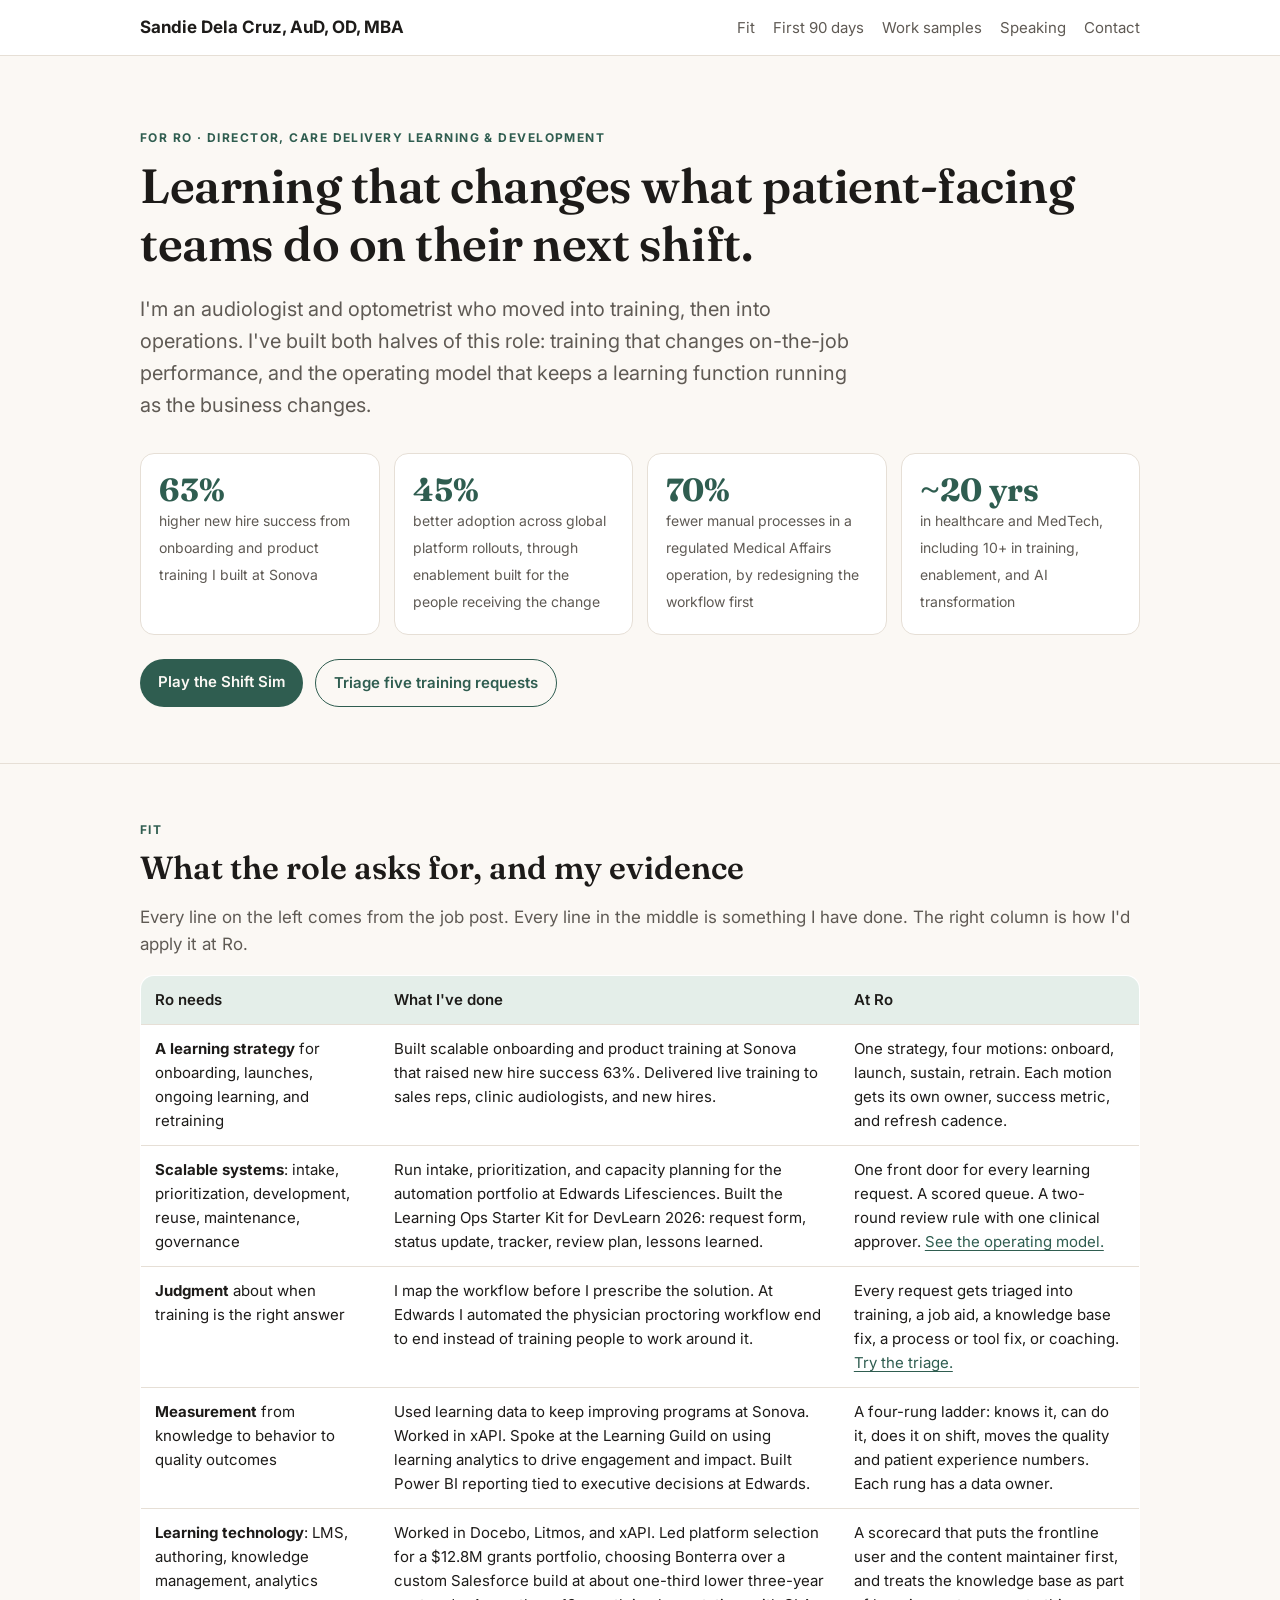
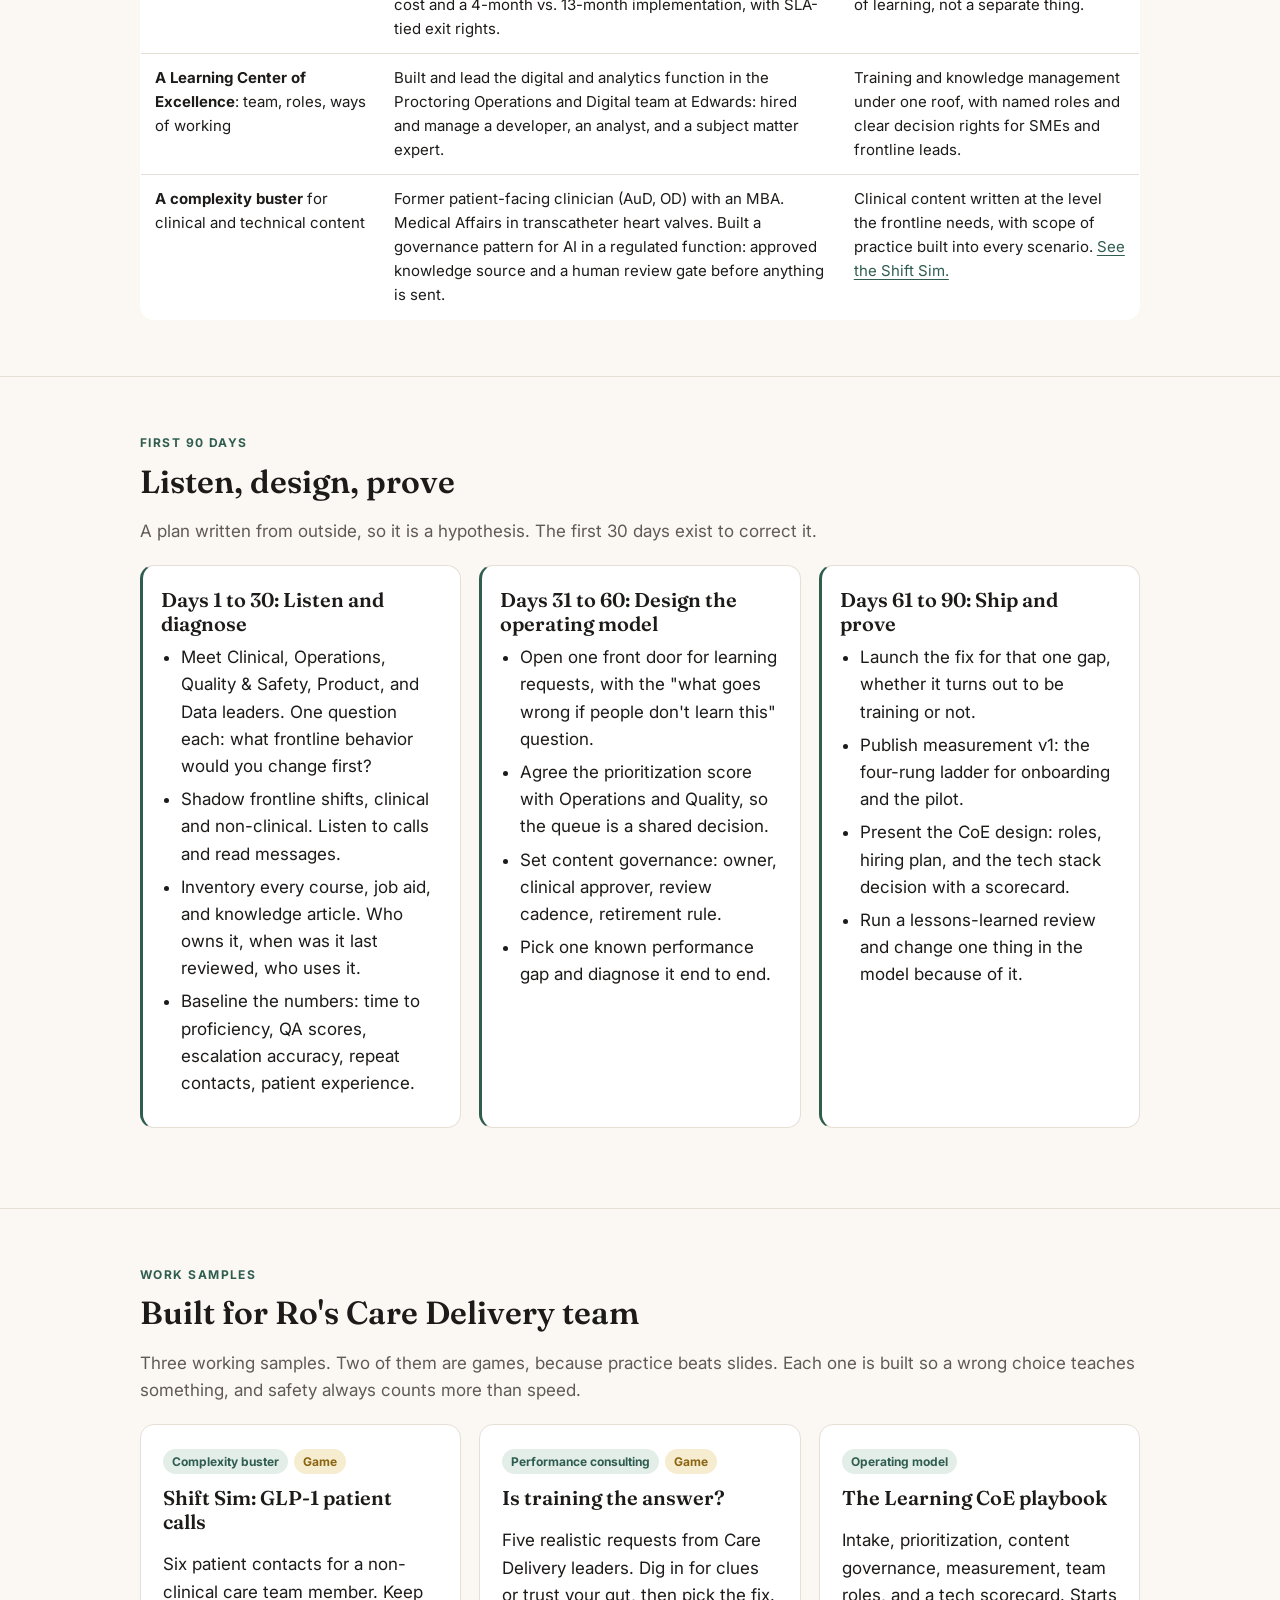
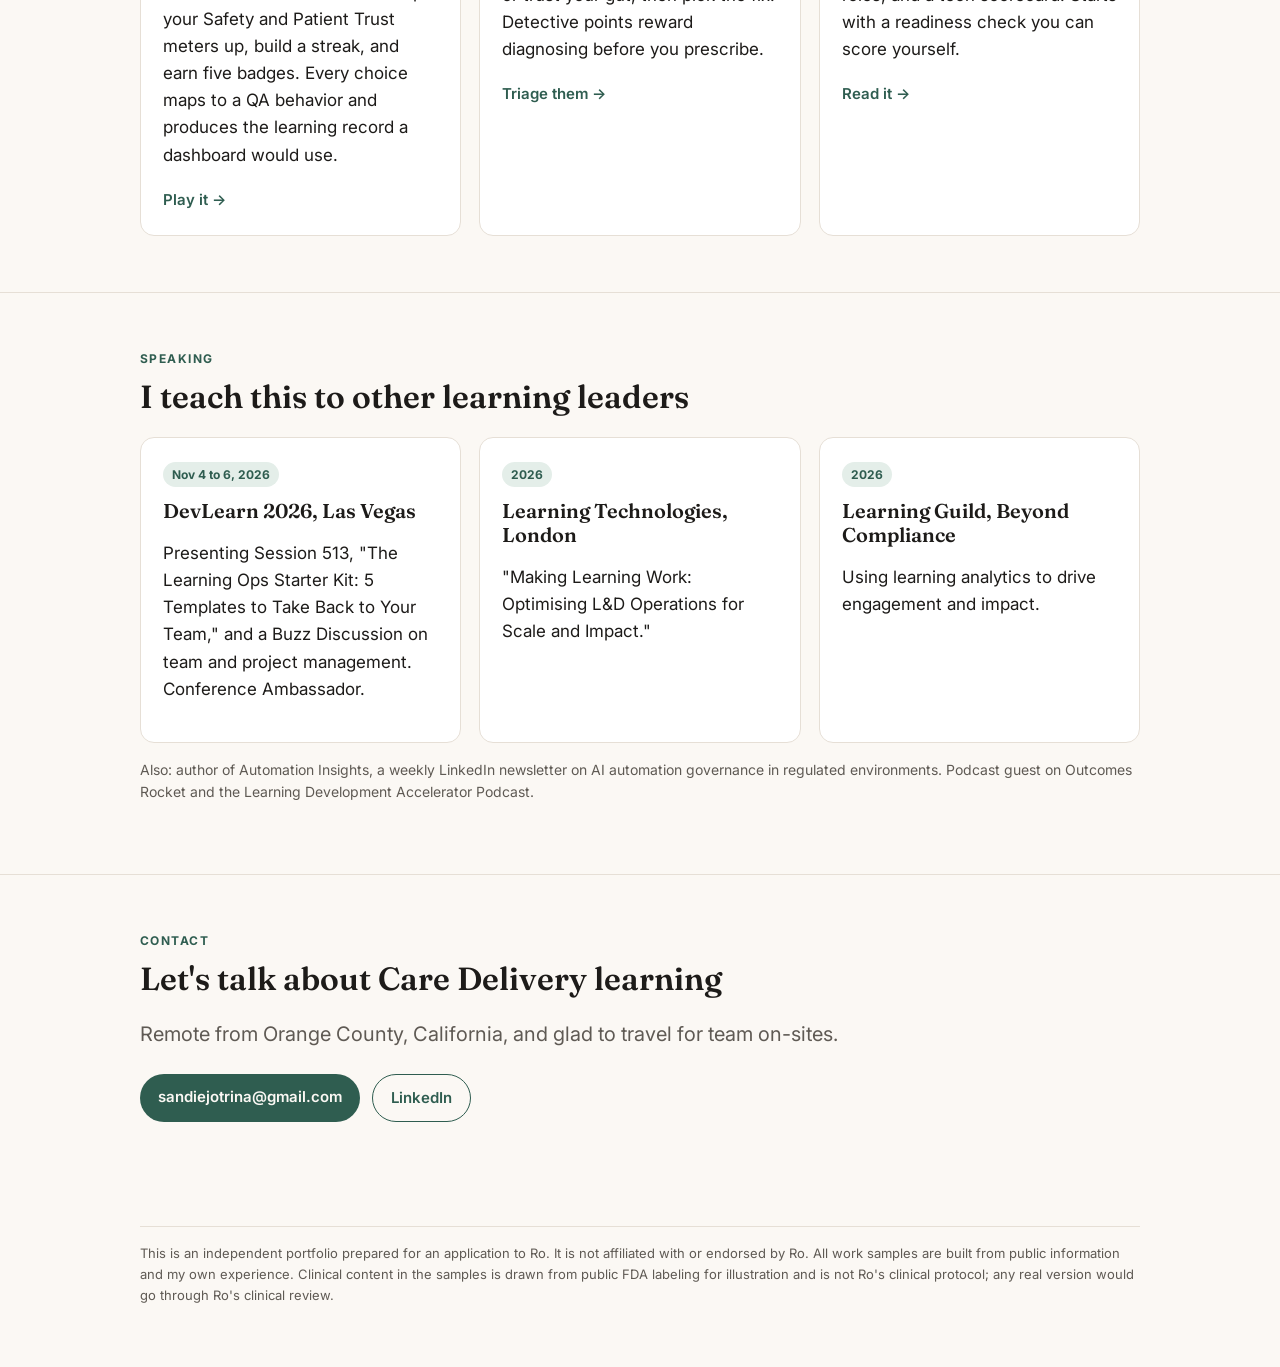
<file: index.html>
<!doctype html>
<html lang="en">
<head>
<meta charset="utf-8">
<meta name="viewport" content="width=device-width, initial-scale=1">
<title>Sandie Dela Cruz for Ro</title>
<meta name="description" content="Portfolio for Ro, Director of Care Delivery Learning and Development. Learning strategy, operating model, measurement, and working samples built for a patient-facing care team.">
<link rel="preconnect" href="https://fonts.googleapis.com">
<link href="https://fonts.googleapis.com/css2?family=Fraunces:opsz,wght@9..144,600&family=Inter:wght@400;600;700&display=swap" rel="stylesheet">
<link rel="stylesheet" href="assets/site.css">
</head>
<body>
<header class="site">
  <div class="wrap">
    <a class="brand" href="./">Sandie Dela Cruz, AuD, OD, MBA</a>
    <nav>
      <a href="#fit">Fit</a>
      <a href="#plan">First 90 days</a>
      <a href="#work">Work samples</a>
      <a href="#speaking">Speaking</a>
      <a href="#contact">Contact</a>
    </nav>
  </div>
</header>

<main>
<section class="hero">
  <div class="wrap">
    <p class="eyebrow">For Ro · Director, Care Delivery Learning &amp; Development</p>
    <h1>Learning that changes what patient-facing teams do on their next shift.</h1>
    <p class="lede">I'm an audiologist and optometrist who moved into training, then into operations. I've built both halves of this role: training that changes on-the-job performance, and the operating model that keeps a learning function running as the business changes.</p>
    <div class="stats">
      <div class="stat"><b>63%</b><span>higher new hire success from onboarding and product training I built at Sonova</span></div>
      <div class="stat"><b>45%</b><span>better adoption across global platform rollouts, through enablement built for the people receiving the change</span></div>
      <div class="stat"><b>70%</b><span>fewer manual processes in a regulated Medical Affairs operation, by redesigning the workflow first</span></div>
      <div class="stat"><b>~20 yrs</b><span>in healthcare and MedTech, including 10+ in training, enablement, and AI transformation</span></div>
    </div>
    <div class="btn-row">
      <a class="btn" href="work/shift-sim.html">Play the Shift Sim</a>
      <a class="btn ghost" href="work/triage.html">Triage five training requests</a>
    </div>
  </div>
</section>

<section id="fit">
  <div class="wrap">
    <p class="eyebrow">Fit</p>
    <h2>What the role asks for, and my evidence</h2>
    <p class="muted">Every line on the left comes from the job post. Every line in the middle is something I have done. The right column is how I'd apply it at Ro.</p>
    <div class="table-scroll">
    <table>
      <tr><th style="width:24%">Ro needs</th><th>What I've done</th><th style="width:30%">At Ro</th></tr>
      <tr>
        <td><b>A learning strategy</b> for onboarding, launches, ongoing learning, and retraining</td>
        <td>Built scalable onboarding and product training at Sonova that raised new hire success 63%. Delivered live training to sales reps, clinic audiologists, and new hires.</td>
        <td>One strategy, four motions: onboard, launch, sustain, retrain. Each motion gets its own owner, success metric, and refresh cadence.</td>
      </tr>
      <tr>
        <td><b>Scalable systems</b>: intake, prioritization, development, reuse, maintenance, governance</td>
        <td>Run intake, prioritization, and capacity planning for the automation portfolio at Edwards Lifesciences. Built the Learning Ops Starter Kit for DevLearn 2026: request form, status update, tracker, review plan, lessons learned.</td>
        <td>One front door for every learning request. A scored queue. A two-round review rule with one clinical approver. <a href="work/operating-model.html">See the operating model.</a></td>
      </tr>
      <tr>
        <td><b>Judgment</b> about when training is the right answer</td>
        <td>I map the workflow before I prescribe the solution. At Edwards I automated the physician proctoring workflow end to end instead of training people to work around it.</td>
        <td>Every request gets triaged into training, a job aid, a knowledge base fix, a process or tool fix, or coaching. <a href="work/triage.html">Try the triage.</a></td>
      </tr>
      <tr>
        <td><b>Measurement</b> from knowledge to behavior to quality outcomes</td>
        <td>Used learning data to keep improving programs at Sonova. Worked in xAPI. Spoke at the Learning Guild on using learning analytics to drive engagement and impact. Built Power BI reporting tied to executive decisions at Edwards.</td>
        <td>A four-rung ladder: knows it, can do it, does it on shift, moves the quality and patient experience numbers. Each rung has a data owner.</td>
      </tr>
      <tr>
        <td><b>Learning technology</b>: LMS, authoring, knowledge management, analytics</td>
        <td>Worked in Docebo, Litmos, and xAPI. Led platform selection for a $12.8M grants portfolio, choosing Bonterra over a custom Salesforce build at about one-third lower three-year cost and a 4-month vs. 13-month implementation, with SLA-tied exit rights.</td>
        <td>A scorecard that puts the frontline user and the content maintainer first, and treats the knowledge base as part of learning, not a separate thing.</td>
      </tr>
      <tr>
        <td><b>A Learning Center of Excellence</b>: team, roles, ways of working</td>
        <td>Built and lead the digital and analytics function in the Proctoring Operations and Digital team at Edwards: hired and manage a developer, an analyst, and a subject matter expert.</td>
        <td>Training and knowledge management under one roof, with named roles and clear decision rights for SMEs and frontline leads.</td>
      </tr>
      <tr>
        <td><b>A complexity buster</b> for clinical and technical content</td>
        <td>Former patient-facing clinician (AuD, OD) with an MBA. Medical Affairs in transcatheter heart valves. Built a governance pattern for AI in a regulated function: approved knowledge source and a human review gate before anything is sent.</td>
        <td>Clinical content written at the level the frontline needs, with scope of practice built into every scenario. <a href="work/shift-sim.html">See the Shift Sim.</a></td>
      </tr>
    </table>
    </div>
  </div>
</section>

<section id="plan">
  <div class="wrap">
    <p class="eyebrow">First 90 days</p>
    <h2>Listen, design, prove</h2>
    <p class="muted">A plan written from outside, so it is a hypothesis. The first 30 days exist to correct it.</p>
    <div class="grid g3" style="margin-top:20px">
      <div class="card phase">
        <h3>Days 1 to 30: Listen and diagnose</h3>
        <ul class="tight">
          <li>Meet Clinical, Operations, Quality &amp; Safety, Product, and Data leaders. One question each: what frontline behavior would you change first?</li>
          <li>Shadow frontline shifts, clinical and non-clinical. Listen to calls and read messages.</li>
          <li>Inventory every course, job aid, and knowledge article. Who owns it, when was it last reviewed, who uses it.</li>
          <li>Baseline the numbers: time to proficiency, QA scores, escalation accuracy, repeat contacts, patient experience.</li>
        </ul>
      </div>
      <div class="card phase">
        <h3>Days 31 to 60: Design the operating model</h3>
        <ul class="tight">
          <li>Open one front door for learning requests, with the "what goes wrong if people don't learn this" question.</li>
          <li>Agree the prioritization score with Operations and Quality, so the queue is a shared decision.</li>
          <li>Set content governance: owner, clinical approver, review cadence, retirement rule.</li>
          <li>Pick one known performance gap and diagnose it end to end.</li>
        </ul>
      </div>
      <div class="card phase">
        <h3>Days 61 to 90: Ship and prove</h3>
        <ul class="tight">
          <li>Launch the fix for that one gap, whether it turns out to be training or not.</li>
          <li>Publish measurement v1: the four-rung ladder for onboarding and the pilot.</li>
          <li>Present the CoE design: roles, hiring plan, and the tech stack decision with a scorecard.</li>
          <li>Run a lessons-learned review and change one thing in the model because of it.</li>
        </ul>
      </div>
    </div>
  </div>
</section>

<section id="work">
  <div class="wrap">
    <p class="eyebrow">Work samples</p>
    <h2>Built for Ro's Care Delivery team</h2>
    <p class="muted">Three working samples. Two of them are games, because practice beats slides. Each one is built so a wrong choice teaches something, and safety always counts more than speed.</p>
    <div class="grid g3" style="margin-top:20px">
      <a class="card" href="work/shift-sim.html">
        <span class="tag">Complexity buster</span><span class="tag amber">Game</span>
        <h3 style="margin-top:12px">Shift Sim: GLP-1 patient calls</h3>
        <p>Six patient contacts for a non-clinical care team member. Keep your Safety and Patient Trust meters up, build a streak, and earn five badges. Every choice maps to a QA behavior and produces the learning record a dashboard would use.</p>
        <span class="go">Play it →</span>
      </a>
      <a class="card" href="work/triage.html">
        <span class="tag">Performance consulting</span><span class="tag amber">Game</span>
        <h3 style="margin-top:12px">Is training the answer?</h3>
        <p>Five realistic requests from Care Delivery leaders. Dig in for clues or trust your gut, then pick the fix. Detective points reward diagnosing before you prescribe.</p>
        <span class="go">Triage them →</span>
      </a>
      <a class="card" href="work/operating-model.html">
        <span class="tag">Operating model</span>
        <h3 style="margin-top:12px">The Learning CoE playbook</h3>
        <p>Intake, prioritization, content governance, measurement, team roles, and a tech scorecard. Starts with a readiness check you can score yourself.</p>
        <span class="go">Read it →</span>
      </a>
    </div>
  </div>
</section>

<section id="speaking">
  <div class="wrap">
    <p class="eyebrow">Speaking</p>
    <h2>I teach this to other learning leaders</h2>
    <div class="grid g3" style="margin-top:20px">
      <div class="card">
        <span class="tag">Nov 4 to 6, 2026</span>
        <h3 style="margin-top:12px">DevLearn 2026, Las Vegas</h3>
        <p>Presenting Session 513, "The Learning Ops Starter Kit: 5 Templates to Take Back to Your Team," and a Buzz Discussion on team and project management. Conference Ambassador.</p>
      </div>
      <div class="card">
        <span class="tag">2026</span>
        <h3 style="margin-top:12px">Learning Technologies, London</h3>
        <p>"Making Learning Work: Optimising L&amp;D Operations for Scale and Impact."</p>
      </div>
      <div class="card">
        <span class="tag">2026</span>
        <h3 style="margin-top:12px">Learning Guild, Beyond Compliance</h3>
        <p>Using learning analytics to drive engagement and impact.</p>
      </div>
    </div>
    <p class="muted small" style="margin-top:16px">Also: author of Automation Insights, a weekly LinkedIn newsletter on AI automation governance in regulated environments. Podcast guest on Outcomes Rocket and the Learning Development Accelerator Podcast.</p>
  </div>
</section>

<section id="contact">
  <div class="wrap">
    <p class="eyebrow">Contact</p>
    <h2>Let's talk about Care Delivery learning</h2>
    <p class="lede">Remote from Orange County, California, and glad to travel for team on-sites.</p>
    <div class="btn-row">
      <a class="btn" href="mailto:sandiejotrina@gmail.com">sandiejotrina@gmail.com</a>
      <a class="btn ghost" href="https://www.linkedin.com/in/sandiedelacruz">LinkedIn</a>
    </div>
  </div>
</section>
</main>

<footer class="site">
  <div class="wrap">
    <p class="disclaimer">This is an independent portfolio prepared for an application to Ro. It is not affiliated with or endorsed by Ro. All work samples are built from public information and my own experience. Clinical content in the samples is drawn from public FDA labeling for illustration and is not Ro's clinical protocol; any real version would go through Ro's clinical review.</p>
  </div>
</footer>
</body>
</html>
</file>
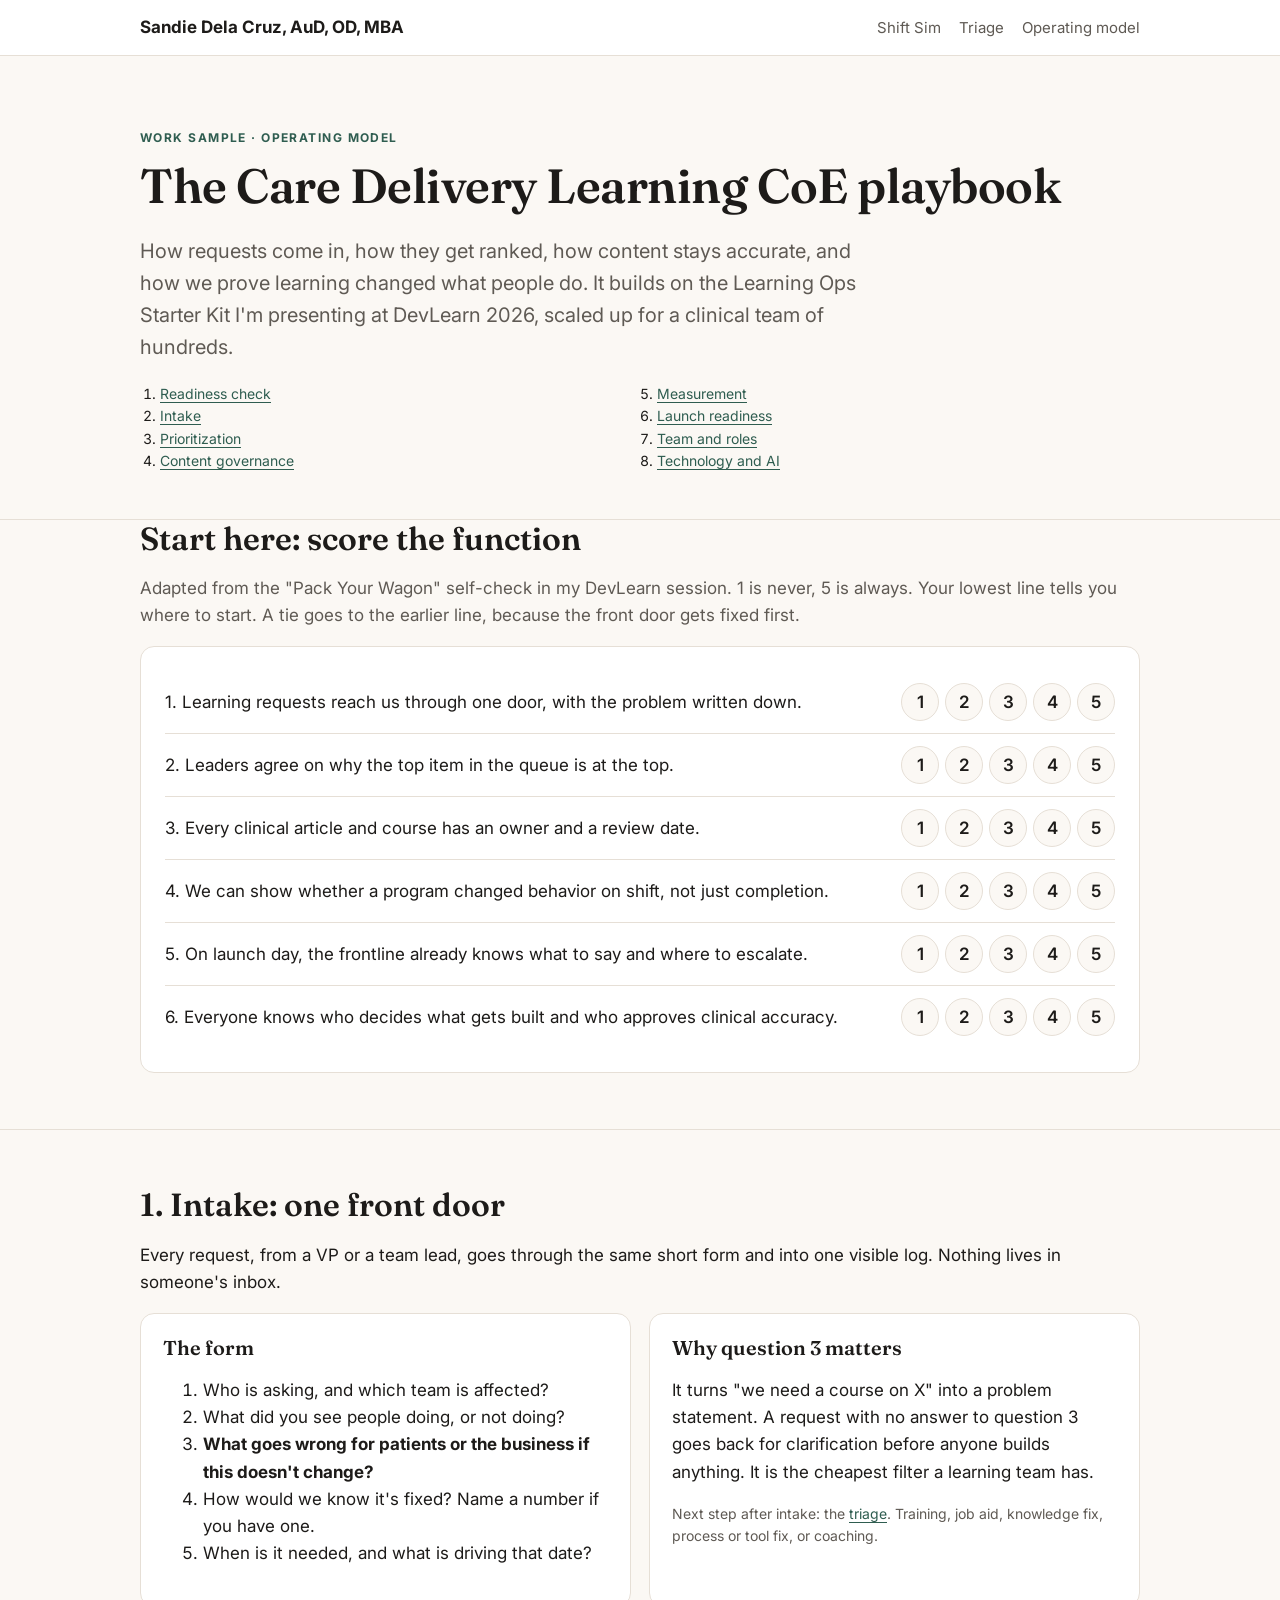
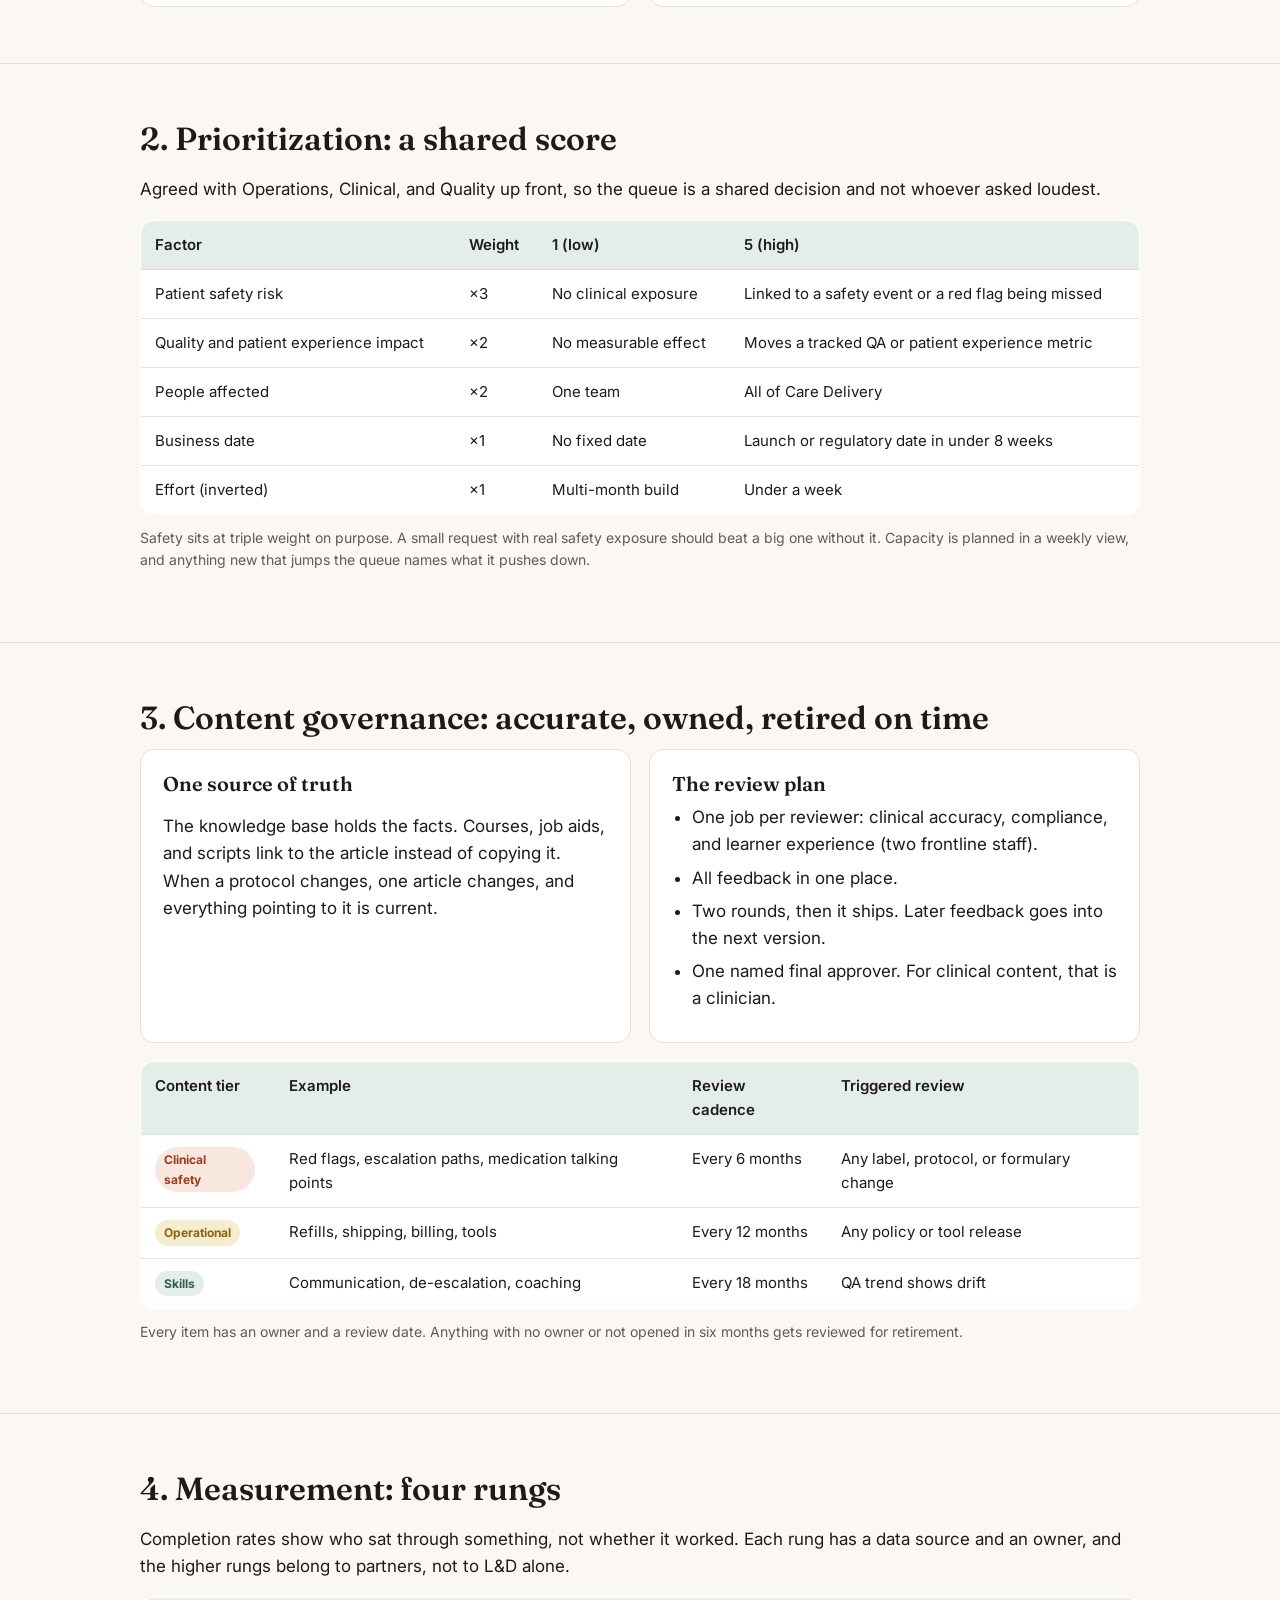
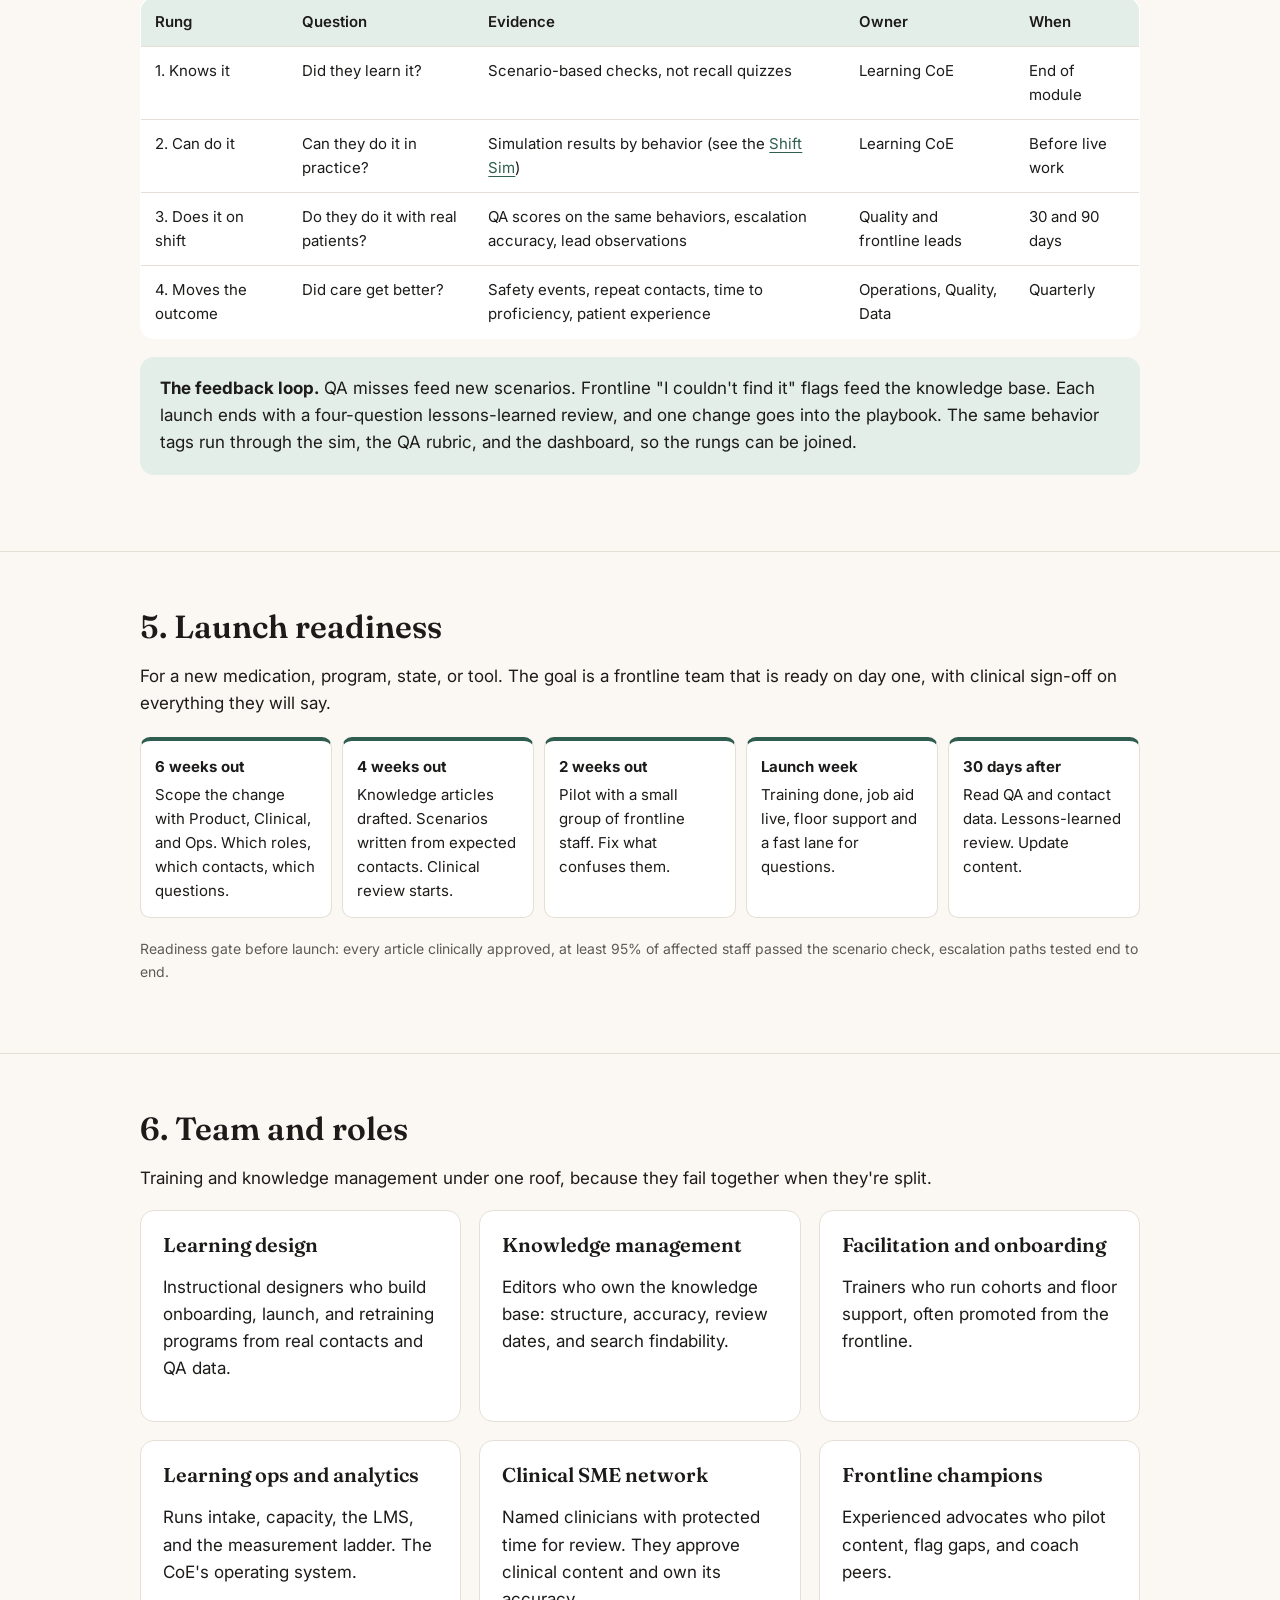
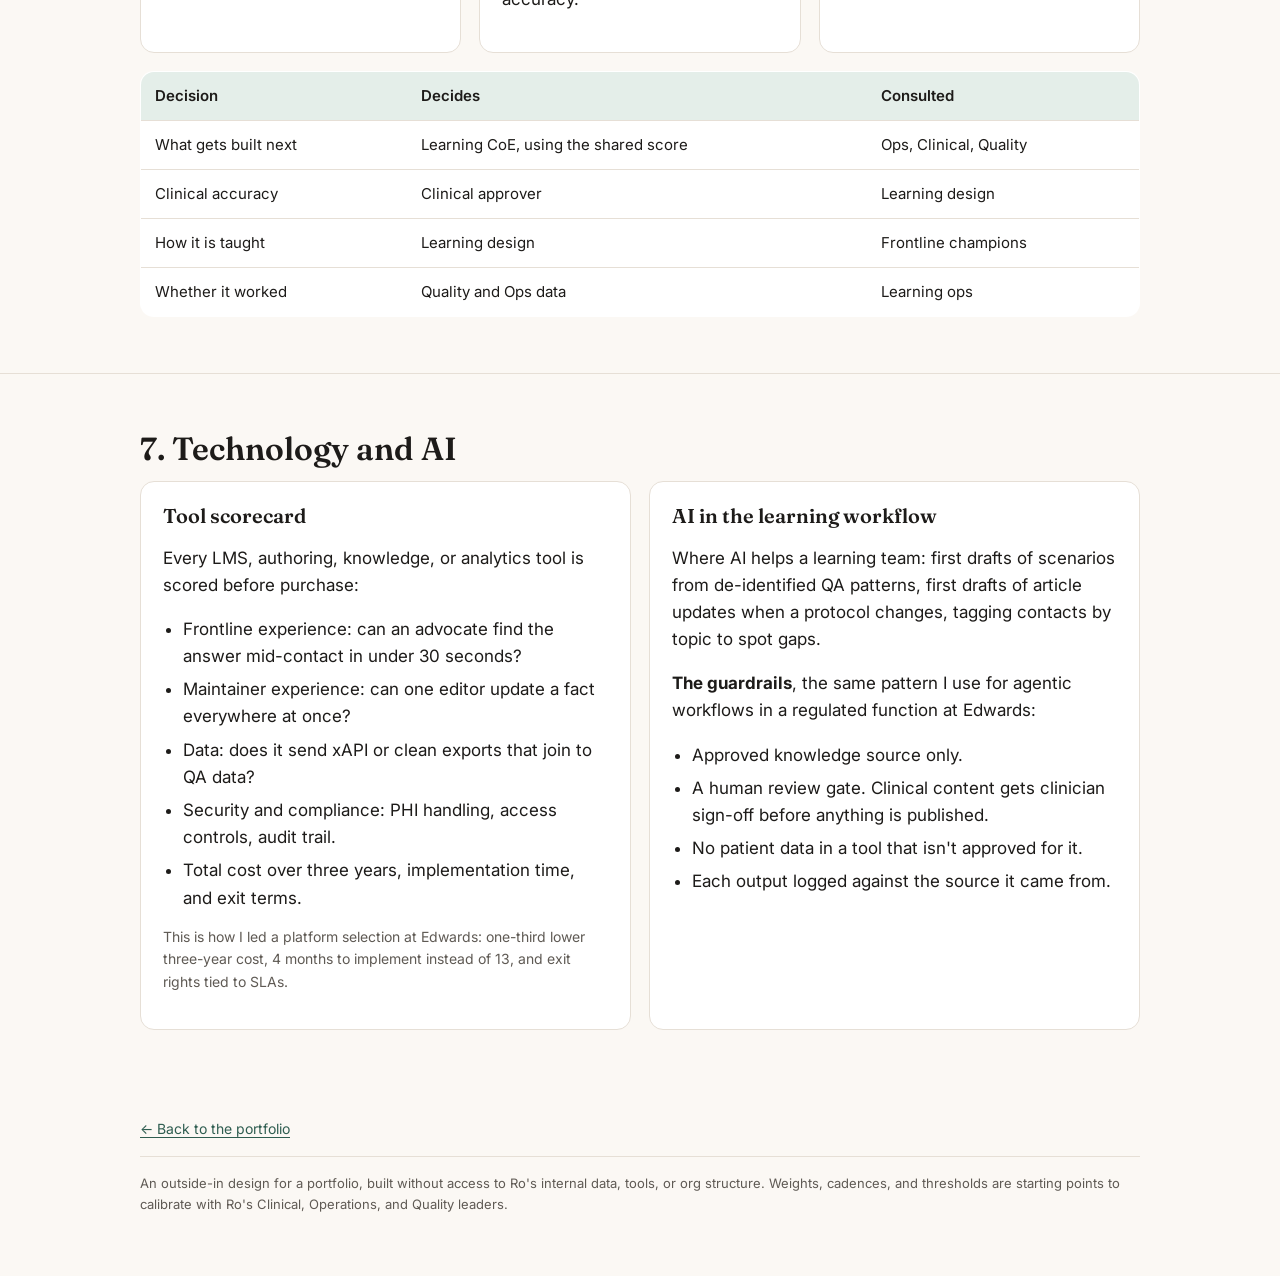
<file: work/operating-model.html>
<!doctype html>
<html lang="en">
<head>
<meta charset="utf-8">
<meta name="viewport" content="width=device-width, initial-scale=1">
<title>Learning CoE Playbook</title>
<meta name="description" content="An operating model for a Care Delivery Learning Center of Excellence: intake, prioritization, content governance, measurement, launch readiness, team roles, and learning technology.">
<link rel="preconnect" href="https://fonts.googleapis.com">
<link href="https://fonts.googleapis.com/css2?family=Fraunces:opsz,wght@9..144,600&family=Inter:wght@400;600;700&display=swap" rel="stylesheet">
<link rel="stylesheet" href="../assets/site.css">
<style>
  .check-row { display: grid; grid-template-columns: 1fr auto; gap: 12px; align-items: center; padding: 12px 0; border-bottom: 1px solid var(--line); }
  .check-row:last-of-type { border-bottom: 0; }
  .score { display: flex; gap: 6px; }
  .score button { width: 38px; height: 38px; border-radius: 50%; border: 1.5px solid var(--line); background: var(--bg); color: var(--ink); font: inherit; font-weight: 600; cursor: pointer; }
  .score button.on { background: var(--accent); color: var(--bg); border-color: var(--accent); }
  #result { margin-top: 18px; }
  .toc { columns: 2 220px; padding-left: 20px; }
  @media (max-width: 560px) { .check-row { grid-template-columns: 1fr; } }
</style>
</head>
<body>
<header class="site">
  <div class="wrap">
    <a class="brand" href="../">Sandie Dela Cruz, AuD, OD, MBA</a>
    <nav>
      <a href="shift-sim.html">Shift Sim</a>
      <a href="triage.html">Triage</a>
      <a href="operating-model.html">Operating model</a>
    </nav>
  </div>
</header>

<main>
<section class="hero" style="padding-bottom:32px">
  <div class="wrap">
    <p class="eyebrow">Work sample · Operating model</p>
    <h1>The Care Delivery Learning CoE playbook</h1>
    <p class="lede">How requests come in, how they get ranked, how content stays accurate, and how we prove learning changed what people do. It builds on the Learning Ops Starter Kit I'm presenting at DevLearn 2026, scaled up for a clinical team of hundreds.</p>
    <ol class="toc small">
      <li><a href="#check">Readiness check</a></li>
      <li><a href="#intake">Intake</a></li>
      <li><a href="#priority">Prioritization</a></li>
      <li><a href="#governance">Content governance</a></li>
      <li><a href="#measure">Measurement</a></li>
      <li><a href="#launch">Launch readiness</a></li>
      <li><a href="#team">Team and roles</a></li>
      <li><a href="#tech">Technology and AI</a></li>
    </ol>
  </div>
</section>

<section id="check" style="padding-top:0">
  <div class="wrap">
    <h2>Start here: score the function</h2>
    <p class="muted">Adapted from the "Pack Your Wagon" self-check in my DevLearn session. 1 is never, 5 is always. Your lowest line tells you where to start. A tie goes to the earlier line, because the front door gets fixed first.</p>
    <div class="tool">
      <div id="checks"></div>
      <div id="result" class="callout" hidden></div>
    </div>
  </div>
</section>

<section id="intake">
  <div class="wrap">
    <h2>1. Intake: one front door</h2>
    <p>Every request, from a VP or a team lead, goes through the same short form and into one visible log. Nothing lives in someone's inbox.</p>
    <div class="grid g2">
      <div class="card">
        <h3>The form</h3>
        <ol class="tight">
          <li>Who is asking, and which team is affected?</li>
          <li>What did you see people doing, or not doing?</li>
          <li><b>What goes wrong for patients or the business if this doesn't change?</b></li>
          <li>How would we know it's fixed? Name a number if you have one.</li>
          <li>When is it needed, and what is driving that date?</li>
        </ol>
      </div>
      <div class="card">
        <h3>Why question 3 matters</h3>
        <p>It turns "we need a course on X" into a problem statement. A request with no answer to question 3 goes back for clarification before anyone builds anything. It is the cheapest filter a learning team has.</p>
        <p class="muted small">Next step after intake: the <a href="triage.html">triage</a>. Training, job aid, knowledge fix, process or tool fix, or coaching.</p>
      </div>
    </div>
  </div>
</section>

<section id="priority">
  <div class="wrap">
    <h2>2. Prioritization: a shared score</h2>
    <p>Agreed with Operations, Clinical, and Quality up front, so the queue is a shared decision and not whoever asked loudest.</p>
    <div class="table-scroll">
    <table>
      <tr><th>Factor</th><th>Weight</th><th>1 (low)</th><th>5 (high)</th></tr>
      <tr><td>Patient safety risk</td><td>×3</td><td>No clinical exposure</td><td>Linked to a safety event or a red flag being missed</td></tr>
      <tr><td>Quality and patient experience impact</td><td>×2</td><td>No measurable effect</td><td>Moves a tracked QA or patient experience metric</td></tr>
      <tr><td>People affected</td><td>×2</td><td>One team</td><td>All of Care Delivery</td></tr>
      <tr><td>Business date</td><td>×1</td><td>No fixed date</td><td>Launch or regulatory date in under 8 weeks</td></tr>
      <tr><td>Effort (inverted)</td><td>×1</td><td>Multi-month build</td><td>Under a week</td></tr>
    </table>
    </div>
    <p class="muted small" style="margin-top:12px">Safety sits at triple weight on purpose. A small request with real safety exposure should beat a big one without it. Capacity is planned in a weekly view, and anything new that jumps the queue names what it pushes down.</p>
  </div>
</section>

<section id="governance">
  <div class="wrap">
    <h2>3. Content governance: accurate, owned, retired on time</h2>
    <div class="grid g2">
      <div class="card">
        <h3>One source of truth</h3>
        <p>The knowledge base holds the facts. Courses, job aids, and scripts link to the article instead of copying it. When a protocol changes, one article changes, and everything pointing to it is current.</p>
      </div>
      <div class="card">
        <h3>The review plan</h3>
        <ul class="tight">
          <li>One job per reviewer: clinical accuracy, compliance, and learner experience (two frontline staff).</li>
          <li>All feedback in one place.</li>
          <li>Two rounds, then it ships. Later feedback goes into the next version.</li>
          <li>One named final approver. For clinical content, that is a clinician.</li>
        </ul>
      </div>
    </div>
    <div class="table-scroll" style="margin-top:18px">
    <table>
      <tr><th>Content tier</th><th>Example</th><th>Review cadence</th><th>Triggered review</th></tr>
      <tr><td><span class="tag warn">Clinical safety</span></td><td>Red flags, escalation paths, medication talking points</td><td>Every 6 months</td><td>Any label, protocol, or formulary change</td></tr>
      <tr><td><span class="tag amber">Operational</span></td><td>Refills, shipping, billing, tools</td><td>Every 12 months</td><td>Any policy or tool release</td></tr>
      <tr><td><span class="tag">Skills</span></td><td>Communication, de-escalation, coaching</td><td>Every 18 months</td><td>QA trend shows drift</td></tr>
    </table>
    </div>
    <p class="muted small" style="margin-top:12px">Every item has an owner and a review date. Anything with no owner or not opened in six months gets reviewed for retirement.</p>
  </div>
</section>

<section id="measure">
  <div class="wrap">
    <h2>4. Measurement: four rungs</h2>
    <p>Completion rates show who sat through something, not whether it worked. Each rung has a data source and an owner, and the higher rungs belong to partners, not to L&amp;D alone.</p>
    <div class="table-scroll">
    <table>
      <tr><th>Rung</th><th>Question</th><th>Evidence</th><th>Owner</th><th>When</th></tr>
      <tr><td>1. Knows it</td><td>Did they learn it?</td><td>Scenario-based checks, not recall quizzes</td><td>Learning CoE</td><td>End of module</td></tr>
      <tr><td>2. Can do it</td><td>Can they do it in practice?</td><td>Simulation results by behavior (see the <a href="shift-sim.html">Shift Sim</a>)</td><td>Learning CoE</td><td>Before live work</td></tr>
      <tr><td>3. Does it on shift</td><td>Do they do it with real patients?</td><td>QA scores on the same behaviors, escalation accuracy, lead observations</td><td>Quality and frontline leads</td><td>30 and 90 days</td></tr>
      <tr><td>4. Moves the outcome</td><td>Did care get better?</td><td>Safety events, repeat contacts, time to proficiency, patient experience</td><td>Operations, Quality, Data</td><td>Quarterly</td></tr>
    </table>
    </div>
    <div class="callout" style="margin-top:18px">
      <b>The feedback loop.</b> QA misses feed new scenarios. Frontline "I couldn't find it" flags feed the knowledge base. Each launch ends with a four-question lessons-learned review, and one change goes into the playbook. The same behavior tags run through the sim, the QA rubric, and the dashboard, so the rungs can be joined.
    </div>
  </div>
</section>

<section id="launch">
  <div class="wrap">
    <h2>5. Launch readiness</h2>
    <p>For a new medication, program, state, or tool. The goal is a frontline team that is ready on day one, with clinical sign-off on everything they will say.</p>
    <div class="flow">
      <div class="step"><b>6 weeks out</b>Scope the change with Product, Clinical, and Ops. Which roles, which contacts, which questions.</div>
      <div class="step"><b>4 weeks out</b>Knowledge articles drafted. Scenarios written from expected contacts. Clinical review starts.</div>
      <div class="step"><b>2 weeks out</b>Pilot with a small group of frontline staff. Fix what confuses them.</div>
      <div class="step"><b>Launch week</b>Training done, job aid live, floor support and a fast lane for questions.</div>
      <div class="step"><b>30 days after</b>Read QA and contact data. Lessons-learned review. Update content.</div>
    </div>
    <p class="muted small">Readiness gate before launch: every article clinically approved, at least 95% of affected staff passed the scenario check, escalation paths tested end to end.</p>
  </div>
</section>

<section id="team">
  <div class="wrap">
    <h2>6. Team and roles</h2>
    <p>Training and knowledge management under one roof, because they fail together when they're split.</p>
    <div class="grid g3">
      <div class="card"><h3>Learning design</h3><p>Instructional designers who build onboarding, launch, and retraining programs from real contacts and QA data.</p></div>
      <div class="card"><h3>Knowledge management</h3><p>Editors who own the knowledge base: structure, accuracy, review dates, and search findability.</p></div>
      <div class="card"><h3>Facilitation and onboarding</h3><p>Trainers who run cohorts and floor support, often promoted from the frontline.</p></div>
      <div class="card"><h3>Learning ops and analytics</h3><p>Runs intake, capacity, the LMS, and the measurement ladder. The CoE's operating system.</p></div>
      <div class="card"><h3>Clinical SME network</h3><p>Named clinicians with protected time for review. They approve clinical content and own its accuracy.</p></div>
      <div class="card"><h3>Frontline champions</h3><p>Experienced advocates who pilot content, flag gaps, and coach peers.</p></div>
    </div>
    <div class="table-scroll" style="margin-top:18px">
    <table>
      <tr><th>Decision</th><th>Decides</th><th>Consulted</th></tr>
      <tr><td>What gets built next</td><td>Learning CoE, using the shared score</td><td>Ops, Clinical, Quality</td></tr>
      <tr><td>Clinical accuracy</td><td>Clinical approver</td><td>Learning design</td></tr>
      <tr><td>How it is taught</td><td>Learning design</td><td>Frontline champions</td></tr>
      <tr><td>Whether it worked</td><td>Quality and Ops data</td><td>Learning ops</td></tr>
    </table>
    </div>
  </div>
</section>

<section id="tech">
  <div class="wrap">
    <h2>7. Technology and AI</h2>
    <div class="grid g2">
      <div class="card">
        <h3>Tool scorecard</h3>
        <p>Every LMS, authoring, knowledge, or analytics tool is scored before purchase:</p>
        <ul class="tight">
          <li>Frontline experience: can an advocate find the answer mid-contact in under 30 seconds?</li>
          <li>Maintainer experience: can one editor update a fact everywhere at once?</li>
          <li>Data: does it send xAPI or clean exports that join to QA data?</li>
          <li>Security and compliance: PHI handling, access controls, audit trail.</li>
          <li>Total cost over three years, implementation time, and exit terms.</li>
        </ul>
        <p class="muted small">This is how I led a platform selection at Edwards: one-third lower three-year cost, 4 months to implement instead of 13, and exit rights tied to SLAs.</p>
      </div>
      <div class="card">
        <h3>AI in the learning workflow</h3>
        <p>Where AI helps a learning team: first drafts of scenarios from de-identified QA patterns, first drafts of article updates when a protocol changes, tagging contacts by topic to spot gaps.</p>
        <p><b>The guardrails</b>, the same pattern I use for agentic workflows in a regulated function at Edwards:</p>
        <ul class="tight">
          <li>Approved knowledge source only.</li>
          <li>A human review gate. Clinical content gets clinician sign-off before anything is published.</li>
          <li>No patient data in a tool that isn't approved for it.</li>
          <li>Each output logged against the source it came from.</li>
        </ul>
      </div>
    </div>
  </div>
</section>
</main>

<footer class="site">
  <div class="wrap">
    <a href="../">← Back to the portfolio</a>
    <p class="disclaimer">An outside-in design for a portfolio, built without access to Ro's internal data, tools, or org structure. Weights, cadences, and thresholds are starting points to calibrate with Ro's Clinical, Operations, and Quality leaders.</p>
  </div>
</footer>

<script>
const LINES = [
  { s: "Learning requests reach us through one door, with the problem written down.", go: "#intake", name: "intake" },
  { s: "Leaders agree on why the top item in the queue is at the top.", go: "#priority", name: "prioritization" },
  { s: "Every clinical article and course has an owner and a review date.", go: "#governance", name: "content governance" },
  { s: "We can show whether a program changed behavior on shift, not just completion.", go: "#measure", name: "measurement" },
  { s: "On launch day, the frontline already knows what to say and where to escalate.", go: "#launch", name: "launch readiness" },
  { s: "Everyone knows who decides what gets built and who approves clinical accuracy.", go: "#team", name: "team and decision rights" }
];
const scores = new Array(LINES.length).fill(0);
const box = document.getElementById("checks"), out = document.getElementById("result");
function el(tag, cls, text) { const e = document.createElement(tag); if (cls) e.className = cls; if (text != null) e.textContent = text; return e; }
LINES.forEach((l, idx) => {
  const row = el("div", "check-row");
  row.append(el("div", null, (idx + 1) + ". " + l.s));
  const sc = el("div", "score");
  for (let n = 1; n <= 5; n++) {
    const b = el("button", null, String(n)); b.type = "button";
    b.setAttribute("aria-label", "Score " + n + " for line " + (idx + 1));
    b.onclick = () => { scores[idx] = n; [...sc.children].forEach((x, k) => x.classList.toggle("on", k < n)); update(); };
    sc.append(b);
  }
  row.append(sc); box.append(row);
});
function update() {
  if (scores.some(x => x === 0)) {
    out.hidden = false;
    out.textContent = "Scored " + scores.filter(x => x).length + " of " + LINES.length + " lines.";
    return;
  }
  let lo = 0; scores.forEach((v, k) => { if (v < scores[lo]) lo = k; });
  out.replaceChildren(
    el("b", null, "Start with " + LINES[lo].name + ". "),
    document.createTextNode("Line " + (lo + 1) + " scored " + scores[lo] + ". Fix one thing, use it for two weeks, call it a draft. "),
  );
  const a = el("a", null, "Jump to it →"); a.href = LINES[lo].go; out.append(a);
  out.hidden = false;
}
</script>
</body>
</html>
</file>
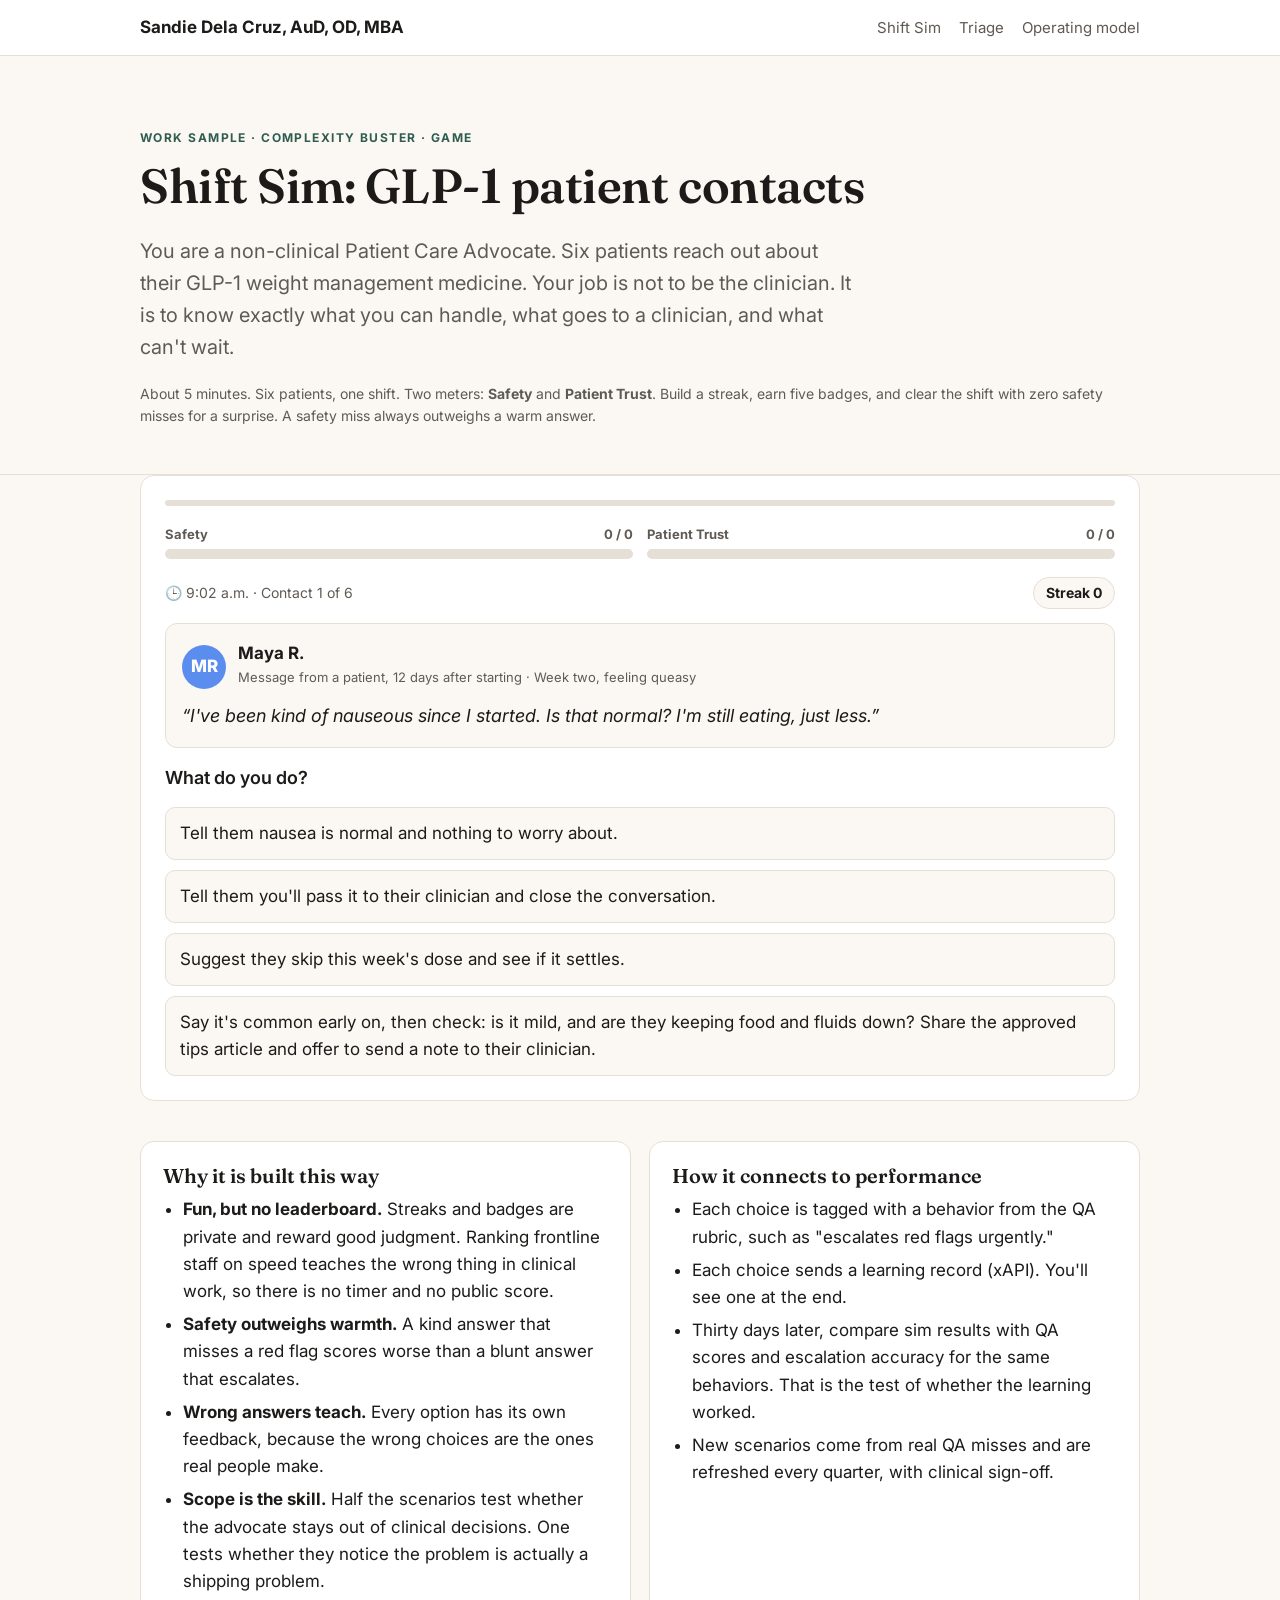
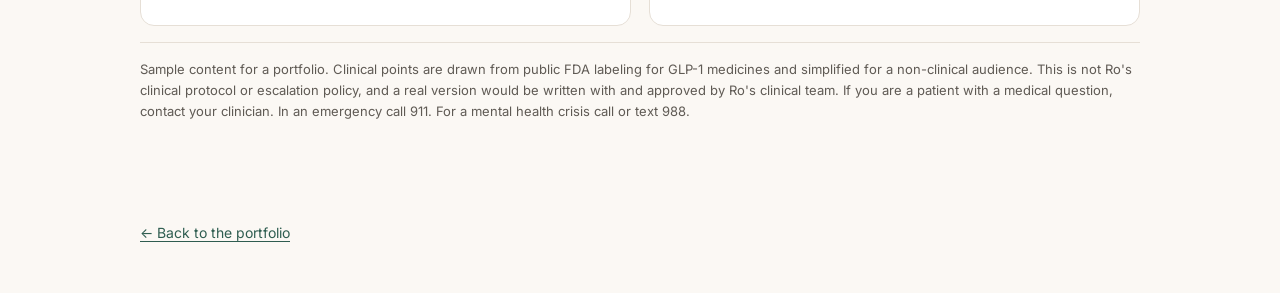
<file: work/shift-sim.html>
<!doctype html>
<html lang="en">
<head>
<meta charset="utf-8">
<meta name="viewport" content="width=device-width, initial-scale=1">
<title>Shift Sim: GLP-1 Calls</title>
<meta name="description" content="A scenario-based practice game for non-clinical patient care team members handling GLP-1 patient contacts. Safety outweighs speed.">
<link rel="preconnect" href="https://fonts.googleapis.com">
<link href="https://fonts.googleapis.com/css2?family=Fraunces:opsz,wght@9..144,600&family=Inter:wght@400;600;700&display=swap" rel="stylesheet">
<link rel="stylesheet" href="../assets/site.css">
<style>
  .meters { display: grid; grid-template-columns: 1fr 1fr; gap: 14px; margin-bottom: 18px; }
  .meter label { font-size: 13px; font-weight: 700; color: var(--muted); display: flex; justify-content: space-between; }
  .meter .bar { height: 10px; background: var(--line); border-radius: 99px; overflow: hidden; margin-top: 4px; }
  .meter .bar > div { height: 100%; width: 0; transition: width .3s; }
  #safetyBar { background: var(--accent); }
  #trustBar { background: var(--amber); }
  .patient { background: var(--bg); border: 1px solid var(--line); border-radius: 12px; padding: 16px; margin-bottom: 16px; }
  .patient .who { font-size: 13px; color: var(--muted); margin-bottom: 6px; }
  .patient .said { font-size: 18px; font-style: italic; }
  pre { background: var(--bg); border: 1px solid var(--line); border-radius: 10px; padding: 14px; overflow-x: auto; font-size: 13px; }
  .verdict { font-weight: 700; margin-bottom: 6px; }
  .verdict.best { color: var(--accent); }
  .verdict.ok { color: var(--amber); }
  .verdict.miss { color: var(--warn); }
  @media (max-width: 480px) { .meters { grid-template-columns: 1fr; } }
</style>
</head>
<body>
<header class="site">
  <div class="wrap">
    <a class="brand" href="../">Sandie Dela Cruz, AuD, OD, MBA</a>
    <nav>
      <a href="shift-sim.html">Shift Sim</a>
      <a href="triage.html">Triage</a>
      <a href="operating-model.html">Operating model</a>
    </nav>
  </div>
</header>

<main>
<section class="hero" style="padding-bottom:32px">
  <div class="wrap">
    <p class="eyebrow">Work sample · Complexity buster · Game</p>
    <h1>Shift Sim: GLP-1 patient contacts</h1>
    <p class="lede">You are a non-clinical Patient Care Advocate. Six patients reach out about their GLP-1 weight management medicine. Your job is not to be the clinician. It is to know exactly what you can handle, what goes to a clinician, and what can't wait.</p>
    <p class="muted small">About 5 minutes. Six patients, one shift. Two meters: <b>Safety</b> and <b>Patient Trust</b>. Build a streak, earn five badges, and clear the shift with zero safety misses for a surprise. A safety miss always outweighs a warm answer.</p>
  </div>
</section>

<section style="padding-top:0">
  <div class="wrap">
    <div class="tool" id="game">
      <div class="progress"><div id="prog"></div></div>
      <div class="meters">
        <div class="meter"><label><span>Safety</span><span id="safetyTxt">0 / 0</span></label><div class="bar"><div id="safetyBar"></div></div></div>
        <div class="meter"><label><span>Patient Trust</span><span id="trustTxt">0 / 0</span></label><div class="bar"><div id="trustBar"></div></div></div>
      </div>
      <div id="stage"></div>
    </div>

    <div class="grid g2" style="margin-top:40px">
      <div class="card">
        <h3>Why it is built this way</h3>
        <ul class="tight">
          <li><b>Fun, but no leaderboard.</b> Streaks and badges are private and reward good judgment. Ranking frontline staff on speed teaches the wrong thing in clinical work, so there is no timer and no public score.</li>
          <li><b>Safety outweighs warmth.</b> A kind answer that misses a red flag scores worse than a blunt answer that escalates.</li>
          <li><b>Wrong answers teach.</b> Every option has its own feedback, because the wrong choices are the ones real people make.</li>
          <li><b>Scope is the skill.</b> Half the scenarios test whether the advocate stays out of clinical decisions. One tests whether they notice the problem is actually a shipping problem.</li>
        </ul>
      </div>
      <div class="card">
        <h3>How it connects to performance</h3>
        <ul class="tight">
          <li>Each choice is tagged with a behavior from the QA rubric, such as "escalates red flags urgently."</li>
          <li>Each choice sends a learning record (xAPI). You'll see one at the end.</li>
          <li>Thirty days later, compare sim results with QA scores and escalation accuracy for the same behaviors. That is the test of whether the learning worked.</li>
          <li>New scenarios come from real QA misses and are refreshed every quarter, with clinical sign-off.</li>
        </ul>
      </div>
    </div>

    <p class="disclaimer">Sample content for a portfolio. Clinical points are drawn from public FDA labeling for GLP-1 medicines and simplified for a non-clinical audience. This is not Ro's clinical protocol or escalation policy, and a real version would be written with and approved by Ro's clinical team. If you are a patient with a medical question, contact your clinician. In an emergency call 911. For a mental health crisis call or text 988.</p>
  </div>
</section>
</main>

<footer class="site"><div class="wrap"><a href="../">← Back to the portfolio</a></div></footer>

<script src="../assets/fun.js"></script>
<script>
const SCENARIOS = [
  {
    id: "mild-nausea",
    title: "Week two, feeling queasy",
    who: "Message from a patient, 12 days after starting",
    said: "I've been kind of nauseous since I started. Is that normal? I'm still eating, just less.",
    options: [
      { t: "Say it's common early on, then check: is it mild, and are they keeping food and fluids down? Share the approved tips article and offer to send a note to their clinician.",
        s: 10, r: 10, v: "best", behavior: "Checks for red flags before reassuring",
        fb: "Right. Nausea is one of the most common side effects, especially when starting or changing dose. Reassurance is fine once you've ruled out the red flags: can't keep fluids down, severe or ongoing pain, signs of dehydration. The tips article is pre-approved, so you're not giving medical advice." },
      { t: "Suggest they skip this week's dose and see if it settles.",
        s: 0, r: 4, v: "miss", critical: true, behavior: "Stays within scope on dosing",
        fb: "Safety-critical miss. Any change to dosing is a clinical decision, even one that sounds cautious. The advocate's job is to route it, not to make it." },
      { t: "Tell them nausea is normal and nothing to worry about.",
        s: 4, r: 6, v: "ok", behavior: "Checks for red flags before reassuring",
        fb: "Kind, but you reassured without checking anything. Most of the time it is mild. The skill is confirming that before you say so." },
      { t: "Tell them you'll pass it to their clinician and close the conversation.",
        s: 10, r: 4, v: "ok", behavior: "Resolves what is in scope",
        fb: "Safe, but the patient waits hours for an answer you could have given from an approved article. Escalating everything overloads clinicians and slows down care." }
    ]
  },
  {
    id: "severe-abdominal-pain",
    title: "Pain that won't let up",
    who: "Chat from a patient on month three",
    said: "I've had really bad stomach pain since last night. It goes through to my back and I keep throwing up.",
    options: [
      { t: "Tell them this needs medical attention now. If the pain is severe, go to the ER or call 911. Then alert the on-call clinician using the urgent pathway and document it.",
        s: 10, r: 10, v: "best", behavior: "Escalates red flags urgently",
        fb: "Right. Severe abdominal pain that won't go away, sometimes reaching the back, with or without vomiting, is a warning sign on GLP-1 labeling (for example, pancreatitis). You don't need to know what it is. You need to move fast." },
      { t: "Send a routine message to their clinician. They usually reply within a day.",
        s: 0, r: 4, v: "miss", critical: true, behavior: "Escalates red flags urgently",
        fb: "Safety-critical miss. The right person, but the wrong speed. A red flag goes through the urgent pathway, not the inbox." },
      { t: "Suggest an antacid and small sips of water, and ask them to update you tomorrow.",
        s: 0, r: 2, v: "miss", critical: true, behavior: "Escalates red flags urgently",
        fb: "Safety-critical miss. This treats a red flag as an ordinary side effect and delays care by a day." },
      { t: "Ask them to rate the pain from 1 to 10 and call back if it gets worse.",
        s: 0, r: 3, v: "miss", critical: true, behavior: "Escalates red flags urgently",
        fb: "Safety-critical miss. Severe, persistent pain with vomiting already meets the bar. Gathering more detail first just delays the escalation." }
    ]
  },
  {
    id: "dose-increase-request",
    title: "Results slowed down",
    who: "Message from a patient on month four",
    said: "My weight loss has stalled. Can you bump me up to the next dose now instead of waiting?",
    options: [
      { t: "Acknowledge how frustrating a plateau feels. Explain that dose changes are their clinician's call, and send the request with their recent progress and any side effects noted.",
        s: 10, r: 10, v: "best", behavior: "Stays within scope on dosing",
        fb: "Right. You validated the patient, stayed in scope, and gave the clinician what they need to decide quickly. That last part is what makes care feel easy." },
      { t: "Say yes and put in for the next dose.",
        s: 2, r: 6, v: "miss", behavior: "Stays within scope on dosing",
        fb: "Out of scope. You made a promise only a clinician can keep. If the clinician says no, the patient's trust drops further than if you'd routed it honestly." },
      { t: "Tell them plateaus are normal and they should stick with their current dose.",
        s: 5, r: 3, v: "ok", behavior: "Stays within scope on dosing",
        fb: "You answered a clinical question yourself, and it came across as dismissive. Plateaus are common, but whether to change the dose is not your call." }
    ]
  },
  {
    id: "low-mood",
    title: "Something else in the message",
    who: "Call with a patient about a billing question",
    said: "Sorry, I'm a mess. I've been feeling really low lately. Some days I don't see the point of anything.",
    options: [
      { t: "Slow down. Ask directly whether they are thinking about harming themselves. Follow the crisis protocol: 911 if they are in immediate danger, share 988, and do a warm handoff to the on-call clinician while staying on the line.",
        s: 10, r: 10, v: "best", behavior: "Follows the crisis protocol",
        fb: "Right. Asking directly does not plant the idea, and it is the fastest way to know how urgent this is. Some weight management GLP-1 labels also tell patients to watch for depression or thoughts of self-harm. Whatever the cause, the protocol is the same." },
      { t: "Say you're sorry to hear that, then ask if there's anything else you can help with today.",
        s: 0, r: 3, v: "miss", critical: true, behavior: "Follows the crisis protocol",
        fb: "Safety-critical miss. This is the most common real-world miss: the patient said something serious and the call moved on. The billing question can wait." },
      { t: "Say it might be the medication and you'll note it for their clinician.",
        s: 3, r: 5, v: "miss", critical: true, behavior: "Follows the crisis protocol",
        fb: "Safety-critical miss. You noticed it, which is good, but a note in the chart doesn't tell anyone how urgent it is. This needs a direct question and the crisis protocol now." }
    ]
  },
  {
    id: "vision-change",
    title: "Blurry vision",
    who: "Message from a patient with type 2 diabetes",
    said: "Weird question, but my vision has been blurry for the past week. Could that be related?",
    options: [
      { t: "Take it seriously. Flag it to their clinician the same day as a vision change in a patient with diabetes. Tell them to get urgent care if they have sudden vision loss.",
        s: 10, r: 10, v: "best", behavior: "Escalates red flags urgently",
        fb: "Right. Semaglutide labeling warns about diabetic retinopathy complications in patients with diabetes, and fast changes in blood sugar can blur vision for a while. A clinician sorts out which. A note from the optometrist who wrote this: vision changes in a patient with diabetes always get a clinician's eyes, never a guess." },
      { t: "Tell them it's probably screen time and to rest their eyes.",
        s: 0, r: 4, v: "miss", critical: true, behavior: "Escalates red flags urgently",
        fb: "Safety-critical miss. You diagnosed a symptom, and you got it wrong for this patient. In someone with diabetes on this medicine, vision changes go to a clinician." },
      { t: "Tell them vision isn't related to this medicine but they should see an eye doctor.",
        s: 5, r: 5, v: "ok", behavior: "Escalates red flags urgently",
        fb: "Half right. An eye exam may well be needed, but the claim that it's unrelated is wrong, and their prescribing clinician doesn't find out. Route it to the clinician first." }
    ]
  },
  {
    id: "shipping-delay",
    title: "The refill is late",
    who: "Chat from a patient on month two",
    said: "My refill is delayed and I'm going to miss Thursday's shot. Can I just take two next week to catch up?",
    options: [
      { t: "Own the shipping problem: check the order, expedite it, and give a delivery date. Tell them not to double up unless their clinician says so, and send the dosing question to the clinician.",
        s: 10, r: 10, v: "best", behavior: "Resolves what is in scope",
        fb: "Right. The real problem is logistics, and that one is yours to fix. The dosing question goes to the clinician. Fixing both is what an easy experience looks like." },
      { t: "Tell them doubling up next week is fine.",
        s: 0, r: 5, v: "miss", critical: true, behavior: "Stays within scope on dosing",
        fb: "Safety-critical miss. Doubling a dose can make side effects much worse. This is a clinical question, and the answer is not yes." },
      { t: "Send the dosing question to their clinician.",
        s: 10, r: 4, v: "ok", behavior: "Resolves what is in scope",
        fb: "Safe, but the patient still has no medicine. You treated a shipping problem as a clinical one. Not every problem is clinical, and that is a training lesson too." },
      { t: "Tell them shipping is handled by another team and give them the number.",
        s: 4, r: 2, v: "miss", behavior: "Resolves what is in scope",
        fb: "You handed off the problem you could have solved and ignored the dosing risk. Two misses in one reply." }
    ]
  }
];

const PATIENTS = [
  { name: "Maya R.", color: "#5b8def" },
  { name: "Daniel K.", color: "#c2410c" },
  { name: "Priya S.", color: "#7c3aed" },
  { name: "James T.", color: "#0f766e" },
  { name: "Linda M.", color: "#b45309" },
  { name: "Chris P.", color: "#be185d" }
];
const BADGES = [
  { icon: "\u{1F6A8}", name: "Red Flag Radar", desc: "Escalated every red flag fast", behavior: "Escalates red flags urgently" },
  { icon: "\u{1F6E1}️", name: "Scope Guardian", desc: "Never made a dosing call", behavior: "Stays within scope on dosing" },
  { icon: "\u{1F49A}", name: "Crisis Ready", desc: "Heard what the patient really said", behavior: "Follows the crisis protocol" },
  { icon: "\u{1F527}", name: "Real Fixer", desc: "Solved what was yours to solve", behavior: "Resolves what is in scope" },
  { icon: "\u{1F525}", name: "Hot Streak", desc: "Three best answers in a row", streak: 3 }
];

let i = 0, safety = 0, trust = 0, max = 0, streak = 0, bestStreak = 0, log = [];
const stage = document.getElementById("stage");
const game = document.getElementById("game");

function el(tag, cls, text) { const e = document.createElement(tag); if (cls) e.className = cls; if (text != null) e.textContent = text; return e; }
function shuffle(a) { const b = a.slice(); for (let k = b.length - 1; k > 0; k--) { const j = Math.floor(Math.random() * (k + 1)); [b[k], b[j]] = [b[j], b[k]]; } return b; }

function meters() {
  document.getElementById("safetyTxt").textContent = safety + " / " + max;
  document.getElementById("trustTxt").textContent = trust + " / " + max;
  document.getElementById("safetyBar").style.width = max ? (safety / max * 100) + "%" : "0";
  document.getElementById("trustBar").style.width = max ? (trust / max * 100) + "%" : "0";
  document.getElementById("prog").style.width = (i / SCENARIOS.length * 100) + "%";
}

function render() {
  meters();
  stage.replaceChildren();
  if (i >= SCENARIOS.length) return finish();
  const sc = SCENARIOS[i], pt = PATIENTS[i];
  const hud = el("div", "hud");
  const clock = ["9:02 a.m.", "9:41 a.m.", "10:15 a.m.", "11:08 a.m.", "1:30 p.m.", "2:47 p.m."][i];
  hud.append(el("span", null, "\u{1F552} " + clock + " · Contact " + (i + 1) + " of " + SCENARIOS.length));
  hud.append(el("span", "chip" + (streak >= 2 ? " hot" : ""), streak >= 2 ? "\u{1F525} Streak " + streak : "Streak " + streak));
  stage.append(hud);

  const p = el("div", "patient fade-in");
  const head = el("div", null); head.style.cssText = "display:flex;gap:12px;align-items:center;margin-bottom:8px";
  const av = el("div", "avatar", pt.name.split(" ").map(w => w[0]).join("")); av.style.background = pt.color;
  const meta = el("div"); meta.append(el("b", null, pt.name), el("div", "who", sc.who + " · " + sc.title));
  head.append(av, meta);
  const said = el("div", "said");
  const dots = el("span", "typing"); dots.append(el("i"), el("i"), el("i"));
  said.append(dots);
  p.append(head, said);
  stage.append(p);

  setTimeout(() => {
    said.textContent = "“" + sc.said + "”";
    const q = el("div", "q fade-in", "What do you do?");
    const opts = el("div", "opts fade-in");
    const fb = el("div", "feedback");
    shuffle(sc.options).forEach(o => {
      const b = el("button", "opt", o.t); b.type = "button";
      b.onclick = () => choose(sc, o, b, opts, fb);
      opts.append(b);
    });
    stage.append(q, opts, fb);
  }, FUN.calm ? 0 : 900);
}

function choose(sc, o, btn, opts, fb) {
  [...opts.children].forEach(b => b.disabled = true);
  btn.classList.add(o.v === "best" ? "right" : "wrong");
  safety += o.s; trust += o.r; max += 10;
  if (o.v === "best") { streak++; bestStreak = Math.max(bestStreak, streak); } else streak = 0;
  log.push({ sc, o });
  FUN.pop(btn, o.critical ? "⚠️ Safety miss" : "+" + o.s + " safety  +" + o.r + " trust", o.v === "best");
  if (o.critical) FUN.shake(game);
  const label = o.critical ? "⚠️ Safety-critical miss" : o.v === "best" ? (streak >= 3 ? "\u{1F525} Best response. " + streak + " in a row" : "✅ Best response") : o.v === "ok" ? "Safe, but not the best" : "Miss";
  fb.replaceChildren(
    el("div", "verdict " + (o.v === "best" ? "best" : o.critical || o.v === "miss" ? "miss" : "ok"), label),
    el("div", "small muted", "Behavior: " + o.behavior),
    el("p", null, o.fb)
  );
  if (o.v !== "best") fb.append(el("p", "small", "Best response: " + sc.options.find(x => x.v === "best").t));
  const next = el("button", "btn", i + 1 < SCENARIOS.length ? "Next patient →" : "End of shift →"); next.type = "button";
  next.onclick = () => { i++; render(); game.scrollIntoView({ behavior: FUN.calm ? "auto" : "smooth", block: "start" }); };
  fb.append(next);
  fb.classList.add("show");
  meters();
}

function finish() {
  const crit = log.filter(x => x.o.critical);
  const sPct = Math.round(safety / max * 100), tPct = Math.round(trust / max * 100);
  const ready = crit.length === 0 && sPct >= 90;
  stage.append(el("div", "eyebrow", "\u{1F3C1} End of shift"));
  stage.append(el("h2", null, ready ? "Ready for live patients" : "Coaching first, then a replay"));
  stage.append(el("p", null, "Safety " + sPct + "%. Patient Trust " + tPct + "%. Safety-critical misses: " + crit.length + ". Best streak: " + bestStreak + "."));

  const earned = BADGES.map(b => {
    if (b.streak) return bestStreak >= b.streak;
    const hits = log.filter(x => x.sc.options.some(o => o.v === "best" && o.behavior === b.behavior));
    return hits.length > 0 && hits.every(x => x.o.v === "best");
  });
  stage.append(el("h3", null, "Badges: " + earned.filter(Boolean).length + " of " + BADGES.length));
  const grid = el("div", "badges");
  BADGES.forEach((b, k) => {
    const card = el("div", "badge " + (earned[k] ? "earned" : "locked"));
    card.append(el("div", "icon", b.icon), el("b", null, b.name), el("span", null, b.desc));
    grid.append(card);
  });
  stage.append(grid);

  stage.append(el("p", "muted small", ready
    ? "In a real rollout this unlocks supervised live contacts, and QA checks the same behaviors over the next 30 days."
    : "In a real rollout this routes to a 15-minute coaching chat on the behaviors below, then a replay with fresh patients. Badges are private. Nobody is ranked."));

  const wrap = el("div", "table-scroll");
  const t = el("table");
  const hr = el("tr"); ["Patient", "Behavior", "Result"].forEach(h => hr.append(el("th", null, h))); t.append(hr);
  log.forEach((x, k) => {
    const r = el("tr");
    r.append(el("td", null, PATIENTS[k].name + ": " + x.sc.title), el("td", null, x.o.behavior),
      el("td", null, x.o.critical ? "⚠️ Safety-critical miss" : x.o.v === "best" ? "✅ Best" : "Needs work"));
    t.append(r);
  });
  wrap.append(t); stage.append(wrap);

  const last = log[log.length - 1];
  const stmt = {
    actor: { name: "Learner", mbox: "mailto:learner@example.com" },
    verb: { id: "http://adlnet.gov/expapi/verbs/answered", display: { "en-US": "answered" } },
    object: { id: "https://example.com/shift-sim/glp1/" + last.sc.id, definition: { name: { "en-US": last.sc.title } } },
    result: { success: last.o.v === "best", score: { scaled: last.o.s / 10 },
      extensions: { "https://example.com/xapi/qa-behavior": last.o.behavior, "https://example.com/xapi/safety-critical-miss": !!last.o.critical } },
    context: { extensions: { "https://example.com/xapi/role": "Patient Care Advocate", "https://example.com/xapi/program": "Weight management" } }
  };
  const det = el("details"); det.style.marginTop = "18px";
  det.append(el("summary", null, "For the data people: the learning record behind your last choice"));
  det.append(el("p", "muted small", "This is the xAPI statement a learning record store would receive. Because it carries the QA behavior tag, it can be joined to QA scores for the same behavior later."));
  det.append(el("pre", null, JSON.stringify(stmt, null, 2)));
  stage.append(det);

  const again = el("button", "btn", "\u{1F501} Play again with new answer order"); again.type = "button";
  again.onclick = () => { i = 0; safety = 0; trust = 0; max = 0; streak = 0; bestStreak = 0; log = []; render(); };
  const row = el("div", "btn-row");
  const back = el("a", "btn ghost", "Back to the portfolio"); back.href = "../";
  row.append(again, back);
  stage.append(row);
  if (ready) FUN.confetti();
}

render();
</script>
</body>
</html>
</file>
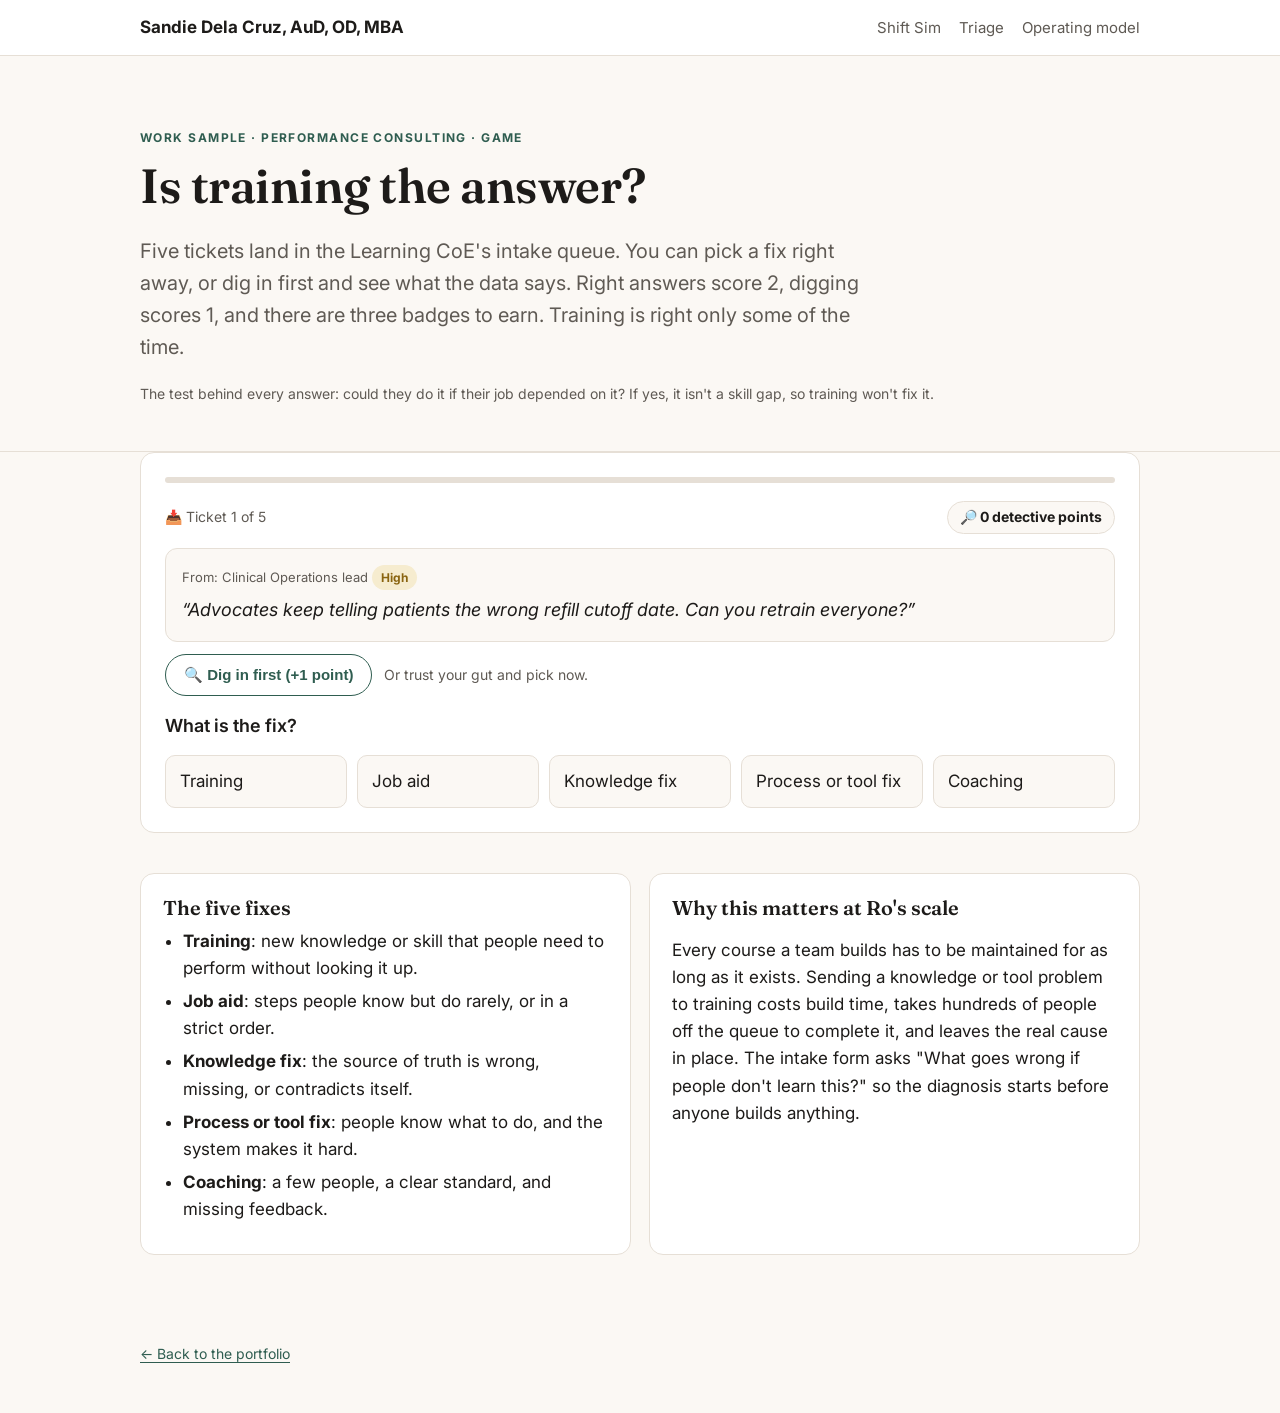
<file: work/triage.html>
<!doctype html>
<html lang="en">
<head>
<meta charset="utf-8">
<meta name="viewport" content="width=device-width, initial-scale=1">
<title>Is Training the Answer?</title>
<meta name="description" content="A triage game for learning requests in a patient-facing care team. Decide whether each request needs training, a job aid, a knowledge fix, a process or tool fix, or coaching.">
<link rel="preconnect" href="https://fonts.googleapis.com">
<link href="https://fonts.googleapis.com/css2?family=Fraunces:opsz,wght@9..144,600&family=Inter:wght@400;600;700&display=swap" rel="stylesheet">
<link rel="stylesheet" href="../assets/site.css">
<style>
  .req { background: var(--bg); border: 1px solid var(--line); border-radius: 12px; padding: 16px; margin-bottom: 12px; }
  .req .from { font-size: 13px; color: var(--muted); margin-bottom: 6px; }
  .req .ask { font-size: 18px; font-style: italic; }
  .clue { border-left: 3px solid var(--amber); padding: 8px 14px; margin: 0 0 16px; background: var(--amber-soft); border-radius: 0 10px 10px 0; font-size: 15px; }
  .opts.five { grid-template-columns: repeat(auto-fit, minmax(170px, 1fr)); }
  .verdict { font-weight: 700; margin-bottom: 6px; }
  .verdict.best { color: var(--accent); }
  .verdict.miss { color: var(--warn); }
</style>
</head>
<body>
<header class="site">
  <div class="wrap">
    <a class="brand" href="../">Sandie Dela Cruz, AuD, OD, MBA</a>
    <nav>
      <a href="shift-sim.html">Shift Sim</a>
      <a href="triage.html">Triage</a>
      <a href="operating-model.html">Operating model</a>
    </nav>
  </div>
</header>

<main>
<section class="hero" style="padding-bottom:32px">
  <div class="wrap">
    <p class="eyebrow">Work sample · Performance consulting · Game</p>
    <h1>Is training the answer?</h1>
    <p class="lede">Five tickets land in the Learning CoE's intake queue. You can pick a fix right away, or dig in first and see what the data says. Right answers score 2, digging scores 1, and there are three badges to earn. Training is right only some of the time.</p>
    <p class="muted small">The test behind every answer: could they do it if their job depended on it? If yes, it isn't a skill gap, so training won't fix it.</p>
  </div>
</section>

<section style="padding-top:0">
  <div class="wrap">
    <div class="tool">
      <div class="progress"><div id="prog"></div></div>
      <div id="stage"></div>
    </div>

    <div class="grid g2" style="margin-top:40px">
      <div class="card">
        <h3>The five fixes</h3>
        <ul class="tight">
          <li><b>Training</b>: new knowledge or skill that people need to perform without looking it up.</li>
          <li><b>Job aid</b>: steps people know but do rarely, or in a strict order.</li>
          <li><b>Knowledge fix</b>: the source of truth is wrong, missing, or contradicts itself.</li>
          <li><b>Process or tool fix</b>: people know what to do, and the system makes it hard.</li>
          <li><b>Coaching</b>: a few people, a clear standard, and missing feedback.</li>
        </ul>
      </div>
      <div class="card">
        <h3>Why this matters at Ro's scale</h3>
        <p>Every course a team builds has to be maintained for as long as it exists. Sending a knowledge or tool problem to training costs build time, takes hundreds of people off the queue to complete it, and leaves the real cause in place. The intake form asks "What goes wrong if people don't learn this?" so the diagnosis starts before anyone builds anything.</p>
      </div>
    </div>
  </div>
</section>
</main>

<footer class="site"><div class="wrap"><a href="../">← Back to the portfolio</a></div></footer>

<script src="../assets/fun.js"></script>
<script>
const FIXES = ["Training", "Job aid", "Knowledge fix", "Process or tool fix", "Coaching"];
const REQUESTS = [
  {
    from: "Clinical Operations lead",
    ask: "Advocates keep telling patients the wrong refill cutoff date. Can you retrain everyone?",
    clue: "Two knowledge base articles give different cutoff dates. One was updated after the policy change last month. The other wasn't.",
    answer: "Knowledge fix",
    why: "Advocates are doing exactly what the knowledge base tells them. Retraining hundreds of people while the wrong article is still live guarantees the error comes back. Fix the source, retire the duplicate, add an owner and review date, then send a two-line update."
  },
  {
    from: "Program launch lead",
    ask: "We launch a new medication program in six weeks. Around 200 advocates and clinicians need to handle patient questions on day one.",
    clue: "Nobody has done this before. The questions involve new eligibility rules, a new administration method, and new side effect talking points.",
    answer: "Training",
    why: "New knowledge and new skills, needed by everyone, on a fixed date. This is what training is for. Build it around the real contacts people will get, add a job aid for the rare steps, and have clinicians sign off on the content before launch."
  },
  {
    from: "Night shift manager",
    ask: "Escalation accuracy dropped on nights. We need a refresher on the urgent escalation protocol.",
    clue: "Night staff pass the protocol quiz at the same rate as days. The drop started the week a tool release moved the urgent escalation button into a submenu.",
    answer: "Process or tool fix",
    why: "They know the protocol. The tool makes the right action harder at 3 a.m. when the queue is busy. Take the data to Product and Quality. A refresher would cost an hour per person and change nothing."
  },
  {
    from: "Patient Experience lead",
    ask: "Patient experience scores are low on one team. Everyone needs empathy training.",
    clue: "Scores across Care Delivery are steady. The dip is three advocates who joined that team recently. Their lead hasn't run call reviews in two months.",
    answer: "Coaching",
    why: "Three people with a missing feedback loop is a coaching problem, not an org-wide training need. Restart call reviews with a clear standard and a short coaching guide for the lead, then check scores in 30 days."
  },
  {
    from: "Pharmacy operations lead",
    ask: "People keep missing steps in the prior authorization handoff. Should we build a course?",
    clue: "It comes up about three times a month per person. They know the steps when asked, but the seven steps have to happen in a strict order.",
    answer: "Job aid",
    why: "A rare task with a strict sequence is what checklists are for. Nobody remembers seven steps they use three times a month. Put the checklist where the work happens, inside the tool or one click from the case."
  }
];

let i = 0, points = 0, right = 0, dugAll = true, trainingMisused = false, launchRight = false;
const stage = document.getElementById("stage");
const tool = stage.parentElement;
const PRIORITY = ["High", "High", "Urgent", "Medium", "Medium"];
function el(tag, cls, text) { const e = document.createElement(tag); if (cls) e.className = cls; if (text != null) e.textContent = text; return e; }

function render() {
  document.getElementById("prog").style.width = (i / REQUESTS.length * 100) + "%";
  stage.replaceChildren();
  if (i >= REQUESTS.length) return finish();
  const r = REQUESTS[i];
  let dug = false;
  const hud = el("div", "hud");
  hud.append(el("span", null, "\u{1F4E5} Ticket " + (i + 1) + " of " + REQUESTS.length), el("span", "chip", "\u{1F50E} " + points + " detective points"));
  stage.append(hud);
  const box = el("div", "req fade-in");
  const top = el("div", "from"); top.append(document.createTextNode("From: " + r.from + " "), el("span", "tag " + (PRIORITY[i] === "Urgent" ? "warn" : "amber"), PRIORITY[i]));
  box.append(top, el("div", "ask", "“" + r.ask + "”"));
  stage.append(box);

  const digRow = el("div", "btn-row"); digRow.style.margin = "0 0 16px";
  const digBtn = el("button", "btn ghost", "\u{1F50D} Dig in first (+1 point)"); digBtn.type = "button";
  digRow.append(digBtn, el("span", "muted small", "Or trust your gut and pick now."));
  digRow.lastChild.style.alignSelf = "center";
  stage.append(digRow);
  const clue = el("div", "clue fade-in"); clue.hidden = true;
  clue.append(el("b", null, "What you find: "), document.createTextNode(r.clue));
  stage.append(clue);
  digBtn.onclick = () => { dug = true; clue.hidden = false; digRow.remove(); FUN.pop(clue, "+1 for asking", true); };

  stage.append(el("div", "q", "What is the fix?"));
  const opts = el("div", "opts five");
  const fb = el("div", "feedback");
  FIXES.forEach(f => {
    const b = el("button", "opt", f); b.type = "button";
    b.onclick = () => {
      [...opts.children].forEach(x => { x.disabled = true; if (x.textContent === r.answer) x.classList.add("right"); });
      digRow.remove(); clue.hidden = false;
      const ok = f === r.answer;
      const gain = (ok ? 2 : 0) + (dug ? 1 : 0);
      points += gain; if (ok) right++; if (!dug) dugAll = false;
      if (f === "Training" && r.answer !== "Training") trainingMisused = true;
      if (ok && r.answer === "Training") launchRight = true;
      if (!ok) { b.classList.add("wrong"); FUN.shake(tool); }
      FUN.pop(b, gain ? "+" + gain : "0", ok);
      const head = ok ? (dug ? "✅ Right, and you checked first" : "✅ Right, but that was a guess") : (dug ? "Not quite. It's " + r.answer.toLowerCase() + "." : "\u{1F648} You prescribed before you diagnosed");
      fb.replaceChildren(el("div", "verdict " + (ok ? "best" : "miss"), head));
      if (!dug) fb.append(el("p", "small muted", "The clue above is what 20 minutes with the requester and the QA data would have told you. In the real queue, nobody builds anything until that step is done."));
      fb.append(el("p", null, r.why));
      const next = el("button", "btn", i + 1 < REQUESTS.length ? "Next ticket →" : "Clear the queue →"); next.type = "button";
      next.onclick = () => { i++; render(); };
      fb.append(next); fb.classList.add("show");
    };
    opts.append(b);
  });
  stage.append(opts, fb);
}

function finish() {
  const maxPts = REQUESTS.length * 3;
  const detective = dugAll && right >= 4;
  stage.append(el("div", "eyebrow", "\u{1F389} Queue cleared"));
  stage.append(el("h2", null, right + " of " + REQUESTS.length + " right · " + points + " of " + maxPts + " detective points"));
  const grid = el("div", "badges");
  [[detective, "\u{1F575}️", "Root Cause Detective", "Dug in every time and got 4+ right"],
   [right === REQUESTS.length, "\u{1F3AF}", "Right Fix, Every Time", "5 of 5 correct"],
   [launchRight && !trainingMisused, "\u{1F393}", "Training When It Counts", "Used training only where it fit"]]
   .forEach(([on, icon, name, desc]) => {
     const c = el("div", "badge " + (on ? "earned" : "locked"));
     c.append(el("div", "icon", icon), el("b", null, name), el("span", null, desc)); grid.append(c);
   });
  stage.append(grid);
  stage.append(el("p", null, "Only one of the five requests was a training problem. Many requests that arrive as “we need a course” turn out to be a knowledge, tool, or feedback problem."));
  stage.append(el("p", "muted", "In the CoE, digging in is a required step after intake: 20 minutes with the requester plus data from Quality and Operations. It saves weeks of building the wrong thing."));
  const row = el("div", "btn-row");
  const again = el("button", "btn", "\u{1F501} Play again"); again.type = "button"; again.onclick = () => { i = 0; points = 0; right = 0; dugAll = true; trainingMisused = false; launchRight = false; render(); };
  const model = el("a", "btn ghost", "See the operating model"); model.href = "operating-model.html";
  row.append(again, model); stage.append(row);
  if (detective) FUN.confetti();
}
render();
</script>
</body>
</html>
</file>
<file: assets/site.css>
:root {
  --bg: #fbf8f4;
  --surface: #ffffff;
  --ink: #1d1b19;
  --muted: #5f5a54;
  --line: #e6dfd6;
  --accent: #2f5d50;
  --accent-soft: #e4eee9;
  --warn: #9a3b1f;
  --warn-soft: #f8e7df;
  --amber: #8a6410;
  --amber-soft: #f6eccf;
  --radius: 14px;
  --max: 1040px;
}
@media (prefers-color-scheme: dark) {
  :root:not([data-theme="light"]) {
    --bg: #161514; --surface: #1f1e1c; --ink: #f1ede7; --muted: #b3aca3; --line: #34312d;
    --accent: #8cc4b0; --accent-soft: #23332d; --warn: #f0a084; --warn-soft: #3a241c;
    --amber: #e8c46a; --amber-soft: #352c17;
  }
}
:root[data-theme="dark"] {
  --bg: #161514; --surface: #1f1e1c; --ink: #f1ede7; --muted: #b3aca3; --line: #34312d;
  --accent: #8cc4b0; --accent-soft: #23332d; --warn: #f0a084; --warn-soft: #3a241c;
  --amber: #e8c46a; --amber-soft: #352c17;
}

* { box-sizing: border-box; }
html { -webkit-text-size-adjust: 100%; }
body {
  margin: 0; background: var(--bg); color: var(--ink);
  font: 17px/1.6 "Inter", system-ui, -apple-system, "Segoe UI", sans-serif;
}
a { color: var(--accent); text-underline-offset: 3px; }
img { max-width: 100%; }

.wrap { max-width: var(--max); margin: 0 auto; padding: 0 20px; }
header.site { border-bottom: 1px solid var(--line); background: var(--surface); }
header.site .wrap { display: flex; justify-content: space-between; align-items: center; gap: 16px; padding-top: 14px; padding-bottom: 14px; flex-wrap: wrap; }
header.site .brand { font-weight: 700; color: var(--ink); text-decoration: none; }
header.site nav { display: flex; gap: 18px; flex-wrap: wrap; font-size: 15px; }
header.site nav a { color: var(--muted); text-decoration: none; }
header.site nav a:hover { color: var(--accent); }

h1, h2, h3 { font-family: "Fraunces", Georgia, serif; line-height: 1.2; font-weight: 600; }
h1 { font-size: clamp(32px, 5vw, 48px); margin: 0 0 16px; letter-spacing: -0.01em; }
h2 { font-size: clamp(24px, 3.4vw, 32px); margin: 0 0 12px; }
h3 { font-size: 20px; margin: 0 0 8px; }
.eyebrow { text-transform: uppercase; letter-spacing: 0.12em; font-size: 12px; font-weight: 700; color: var(--accent); margin: 0 0 10px; }
.lede { font-size: 20px; color: var(--muted); max-width: 720px; }
.muted { color: var(--muted); }
.small { font-size: 14px; }

section { padding: 56px 0; border-bottom: 1px solid var(--line); }
section:last-of-type { border-bottom: 0; }
.hero { padding: 72px 0 56px; }

.grid { display: grid; gap: 18px; }
.g2 { grid-template-columns: repeat(auto-fit, minmax(300px, 1fr)); }
.g3 { grid-template-columns: repeat(auto-fit, minmax(260px, 1fr)); }
.card { background: var(--surface); border: 1px solid var(--line); border-radius: var(--radius); padding: 22px; }
.card h3 { margin-top: 0; }
a.card { color: inherit; text-decoration: none; display: block; transition: border-color .15s, transform .15s; }
a.card:hover { border-color: var(--accent); transform: translateY(-2px); }
a.card .go { color: var(--accent); font-weight: 600; font-size: 15px; }

.stats { display: grid; grid-template-columns: repeat(auto-fit, minmax(170px, 1fr)); gap: 14px; margin-top: 32px; }
.stat { background: var(--surface); border: 1px solid var(--line); border-radius: var(--radius); padding: 18px; }
.stat b { display: block; font-family: "Fraunces", Georgia, serif; font-size: 32px; color: var(--accent); line-height: 1.1; }
.stat span { font-size: 14px; color: var(--muted); }

.tag { display: inline-block; font-size: 12px; font-weight: 700; padding: 3px 9px; border-radius: 999px; background: var(--accent-soft); color: var(--accent); margin-right: 6px; }
.tag.warn { background: var(--warn-soft); color: var(--warn); }
.tag.amber { background: var(--amber-soft); color: var(--amber); }

table { width: 100%; border-collapse: collapse; background: var(--surface); border: 1px solid var(--line); border-radius: var(--radius); overflow: hidden; font-size: 15px; }
th, td { text-align: left; vertical-align: top; padding: 12px 14px; border-bottom: 1px solid var(--line); }
th { background: var(--accent-soft); color: var(--ink); font-weight: 600; }
tr:last-child td { border-bottom: 0; }
.table-scroll { overflow-x: auto; -webkit-overflow-scrolling: touch; }

.flow { display: flex; flex-wrap: wrap; gap: 10px; align-items: stretch; margin: 20px 0; }
.flow .step { flex: 1 1 140px; background: var(--surface); border: 1px solid var(--line); border-top: 4px solid var(--accent); border-radius: 10px; padding: 14px; font-size: 15px; }
.flow .step b { display: block; margin-bottom: 4px; }

.phase { border-left: 3px solid var(--accent); padding-left: 18px; margin-bottom: 24px; }
.phase h3 { margin-bottom: 4px; }
ul.tight { padding-left: 20px; margin: 8px 0; }
ul.tight li { margin-bottom: 6px; }

.callout { background: var(--accent-soft); border-radius: var(--radius); padding: 18px 20px; margin: 20px 0; }
.callout.warn { background: var(--warn-soft); }
.callout.amber { background: var(--amber-soft); }

.btn { display: inline-block; background: var(--accent); color: var(--bg); padding: 11px 18px; border-radius: 999px; text-decoration: none; font-weight: 600; border: 0; cursor: pointer; font-size: 15px; }
.btn.ghost { background: transparent; color: var(--accent); border: 1.5px solid var(--accent); }
.btn-row { display: flex; gap: 12px; flex-wrap: wrap; margin-top: 24px; }

/* interactive tools */
.tool { background: var(--surface); border: 1px solid var(--line); border-radius: var(--radius); padding: 24px; }
.q { font-weight: 600; font-size: 18px; margin-bottom: 14px; }
.opts { display: grid; gap: 10px; }
.opt { text-align: left; background: var(--bg); color: var(--ink); border: 1.5px solid var(--line); border-radius: 10px; padding: 12px 14px; font: inherit; cursor: pointer; }
.opt:hover { border-color: var(--accent); }
.opt.right { border-color: var(--accent); background: var(--accent-soft); }
.opt.wrong { border-color: var(--warn); background: var(--warn-soft); }
.feedback { margin-top: 14px; padding: 14px; border-radius: 10px; background: var(--bg); border: 1px solid var(--line); display: none; }
.feedback.show { display: block; }
.progress { height: 6px; background: var(--line); border-radius: 99px; overflow: hidden; margin-bottom: 18px; }
.progress > div { height: 100%; background: var(--accent); width: 0; transition: width .25s; }
.trail { font-size: 14px; color: var(--muted); margin-bottom: 12px; }

footer.site { padding: 32px 0 48px; color: var(--muted); font-size: 14px; }
.disclaimer { font-size: 13px; color: var(--muted); border-top: 1px solid var(--line); padding-top: 16px; margin-top: 16px; }

@media (max-width: 600px) {
  body { font-size: 16px; }
  .wrap { padding: 0 16px; }
  section { padding: 40px 0; }
  .hero { padding: 48px 0 40px; }
  .lede { font-size: 18px; }
}

/* game feel */
.pop { position: absolute; transform: translateX(-50%); font-weight: 800; font-size: 18px; pointer-events: none; z-index: 40; animation: rise 1.1s ease-out forwards; }
.pop.good { color: var(--accent); }
.pop.bad { color: var(--warn); }
@keyframes rise { from { opacity: 1; margin-top: 0; } to { opacity: 0; margin-top: -60px; } }
.shake { animation: shake .4s; }
@keyframes shake { 0%,100% { transform: none; } 20% { transform: translateX(-8px); } 40% { transform: translateX(8px); } 60% { transform: translateX(-5px); } 80% { transform: translateX(5px); } }
.hud { display: flex; justify-content: space-between; align-items: center; gap: 10px; flex-wrap: wrap; margin-bottom: 14px; font-size: 14px; color: var(--muted); }
.chip { display: inline-flex; align-items: center; gap: 6px; background: var(--bg); border: 1px solid var(--line); border-radius: 999px; padding: 4px 12px; font-weight: 700; color: var(--ink); }
.chip.hot { background: var(--amber-soft); border-color: var(--amber); color: var(--amber); }
.avatar { width: 44px; height: 44px; border-radius: 50%; display: grid; place-items: center; font-weight: 800; color: #fff; flex: none; }
.typing { display: inline-flex; gap: 4px; padding: 6px 0; }
.typing i { width: 8px; height: 8px; border-radius: 50%; background: var(--muted); animation: blink 1s infinite; }
.typing i:nth-child(2) { animation-delay: .15s; } .typing i:nth-child(3) { animation-delay: .3s; }
@keyframes blink { 0%,100% { opacity: .25; } 50% { opacity: 1; } }
.fade-in { animation: fadein .35s ease-out; }
@keyframes fadein { from { opacity: 0; transform: translateY(6px); } to { opacity: 1; transform: none; } }
.badges { display: grid; grid-template-columns: repeat(auto-fit, minmax(150px, 1fr)); gap: 12px; margin: 18px 0; }
.badge { text-align: center; background: var(--bg); border: 1.5px solid var(--line); border-radius: 14px; padding: 14px 10px; }
.badge .icon { font-size: 34px; line-height: 1; }
.badge b { display: block; margin-top: 6px; }
.badge span { font-size: 13px; color: var(--muted); }
.badge.earned { border-color: var(--accent); background: var(--accent-soft); }
.badge.locked { opacity: .45; filter: grayscale(1); }
@media (prefers-reduced-motion: reduce) { .pop, .shake, .fade-in, .typing i { animation: none; } }
</file>
